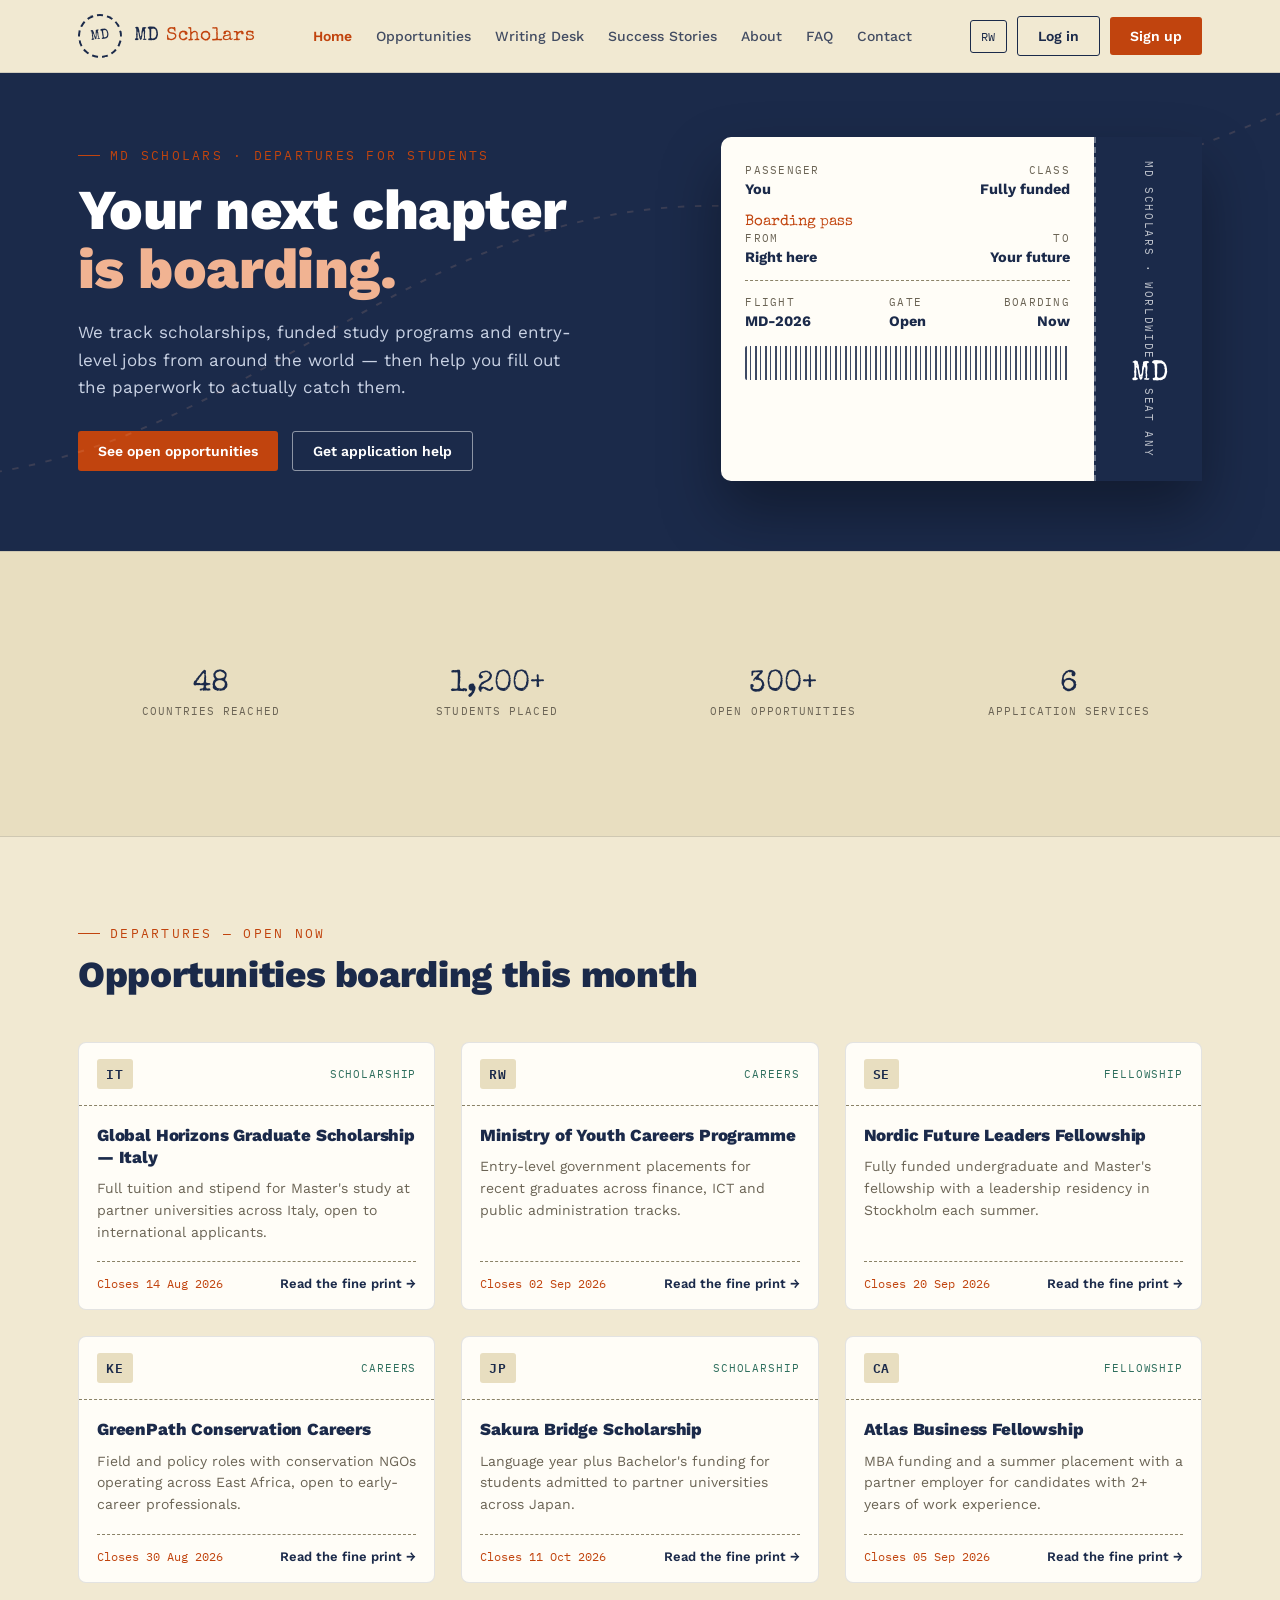
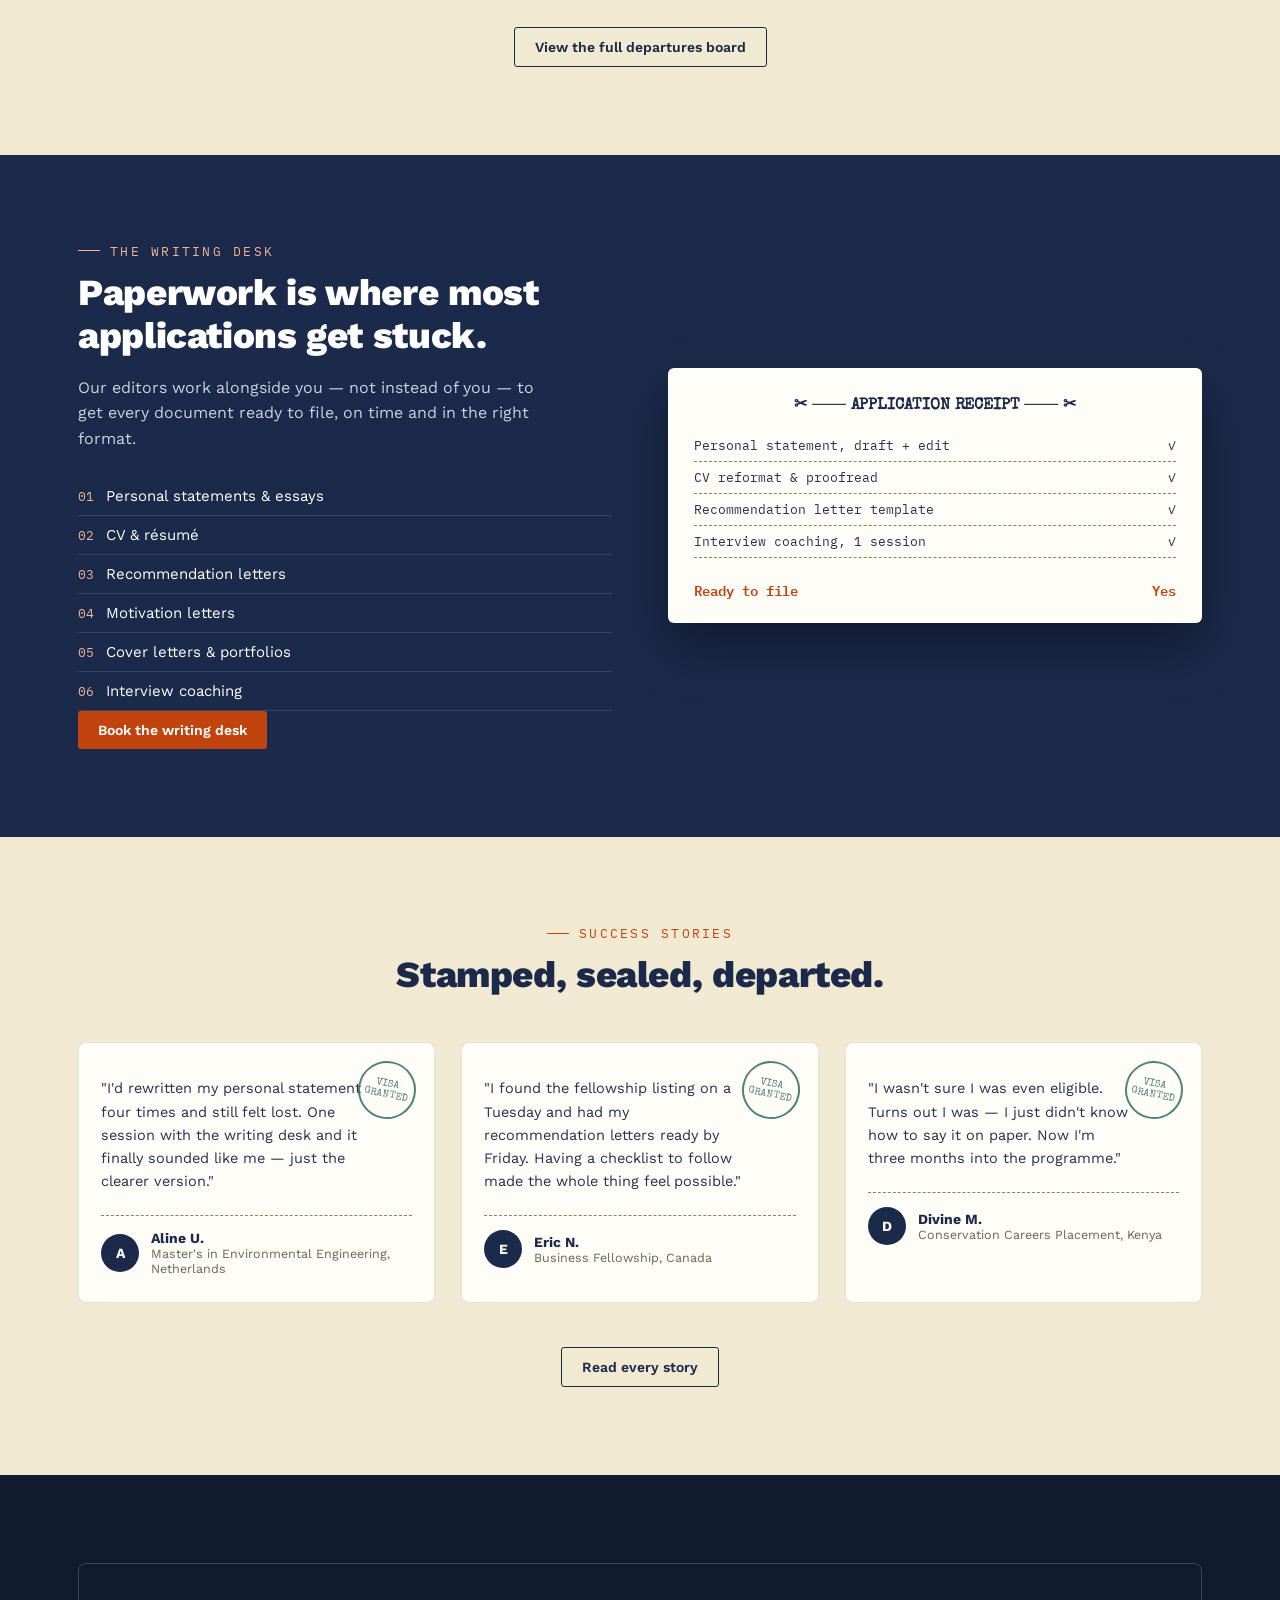
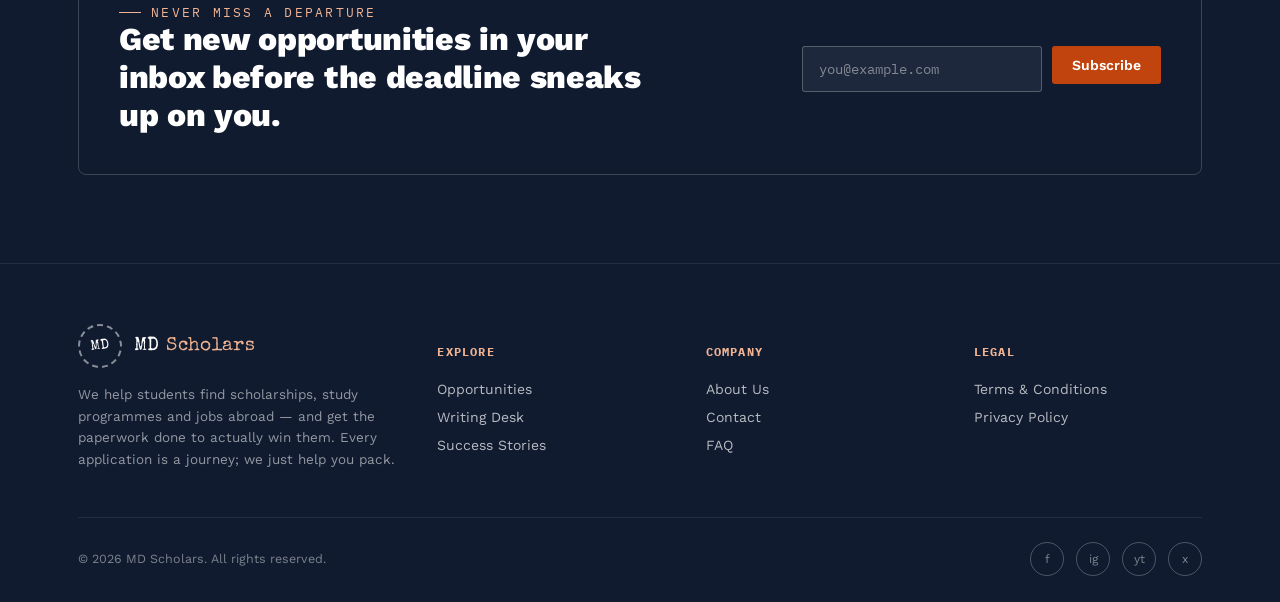
<file: index.html>
<!DOCTYPE html>
<html lang="en">
<head>
<meta charset="UTF-8">
<meta name="viewport" content="width=device-width, initial-scale=1.0">
<title>MD Scholars — Your next chapter is boarding</title>
<meta name="description" content="MD Scholars tracks scholarships, funded study programmes and jobs from around the world, and helps you get the paperwork done to win them.">
<link rel="icon" href="assets/images/favicon.svg" type="image/svg+xml">
<link rel="preconnect" href="https://fonts.googleapis.com">
<link rel="preconnect" href="https://fonts.gstatic.com" crossorigin>
<link href="https://fonts.googleapis.com/css2?family=Special+Elite&family=IBM+Plex+Mono:wght@400;500;600&family=Work+Sans:wght@400;500;600;700;800&display=swap" rel="stylesheet">
<link rel="stylesheet" href="css/styles.css">
</head>
<body>

<header class="site">
  <div class="nav">
    <div class="brand">
      <div class="postmark">MD</div>
      <div class="brand-name">MD <span>Scholars</span></div>
    </div>
    <nav class="links">
      <a href="index.html" class="active" data-i18n-en="Home" data-i18n-rw="Ahabanza">Home</a>
      <a href="opportunities.html" data-i18n-en="Opportunities" data-i18n-rw="Amahirwe">Opportunities</a>
      <a href="writing-desk.html" data-i18n-en="Writing Desk" data-i18n-rw="Ubufasha bwo Kwandika">Writing Desk</a>
      <a href="success-stories.html" data-i18n-en="Success Stories" data-i18n-rw="Inkuru z'Intsinzi">Success Stories</a>
      <a href="about.html" data-i18n-en="About" data-i18n-rw="Abo Turibo">About</a>
      <a href="faq.html" data-i18n-en="FAQ" data-i18n-rw="Ibibazo">FAQ</a>
      <a href="contact.html" data-i18n-en="Contact" data-i18n-rw="Twandikire">Contact</a>
    </nav>
    <div class="navbtns">
      <button class="lang-toggle" type="button" aria-label="Switch language"><span class="lang-label">RW</span></button>
      <span data-auth-slot style="display:flex; gap:10px; align-items:center;">
        <a class="btn btn-outline" href="login.html" data-i18n-en="Log in" data-i18n-rw="Injira">Log in</a>
        <a class="btn btn-solid" href="signup.html" data-i18n-en="Sign up" data-i18n-rw="Iyandikishe">Sign up</a>
      </span>
    </div>
    <button class="menu-toggle" aria-label="Menu" aria-expanded="false"><span></span><span></span><span></span></button>
  </div>
</header>

<section class="hero">
  <div class="flight-path" aria-hidden="true">
    <svg viewBox="0 0 1200 500" preserveAspectRatio="none"><path d="M-20,420 C 250,380 400,120 700,140 S 1150,60 1250,20" stroke="#F1B392" stroke-width="2" fill="none" stroke-dasharray="6 10"/></svg>
  </div>
  <div class="wrap">
    <div>
      <p class="eyebrow" data-i18n-en="MD SCHOLARS · DEPARTURES FOR STUDENTS" data-i18n-rw="MD SCHOLARS · URUGENDO RW'ABANYESHURI">MD SCHOLARS &nbsp;·&nbsp; DEPARTURES FOR STUDENTS</p>
      <h1><span data-i18n-en="Your next chapter" data-i18n-rw="Igice gikurikira">Your next chapter</span><br><em><span data-i18n-en="is boarding." data-i18n-rw="cyegereje kugenda.">is boarding.</span></em></h1>
      <p class="lead" data-i18n-en="We track scholarships, funded study programs and entry-level jobs from around the world — then help you fill out the paperwork to actually catch them." data-i18n-rw="Dukurikirana buruse, porogaramu z'amashuri zifashijwe n'imirimo y'intangiriro ku isi hose — hanyuma tukagufasha gutunganya inyandiko ukeneye kugira ngo ubone iyo mwanya.">We track scholarships, funded study programs and entry-level jobs from around the world — then help you fill out the paperwork to actually catch them.</p>
      <div class="ctas">
        <a href="opportunities.html" class="btn btn-solid" data-i18n-en="See open opportunities" data-i18n-rw="Reba amahirwe ahari">See open opportunities</a>
        <a href="writing-desk.html" class="btn btn-outline" data-i18n-en="Get application help" data-i18n-rw="Saba ubufasha">Get application help</a>
      </div>
    </div>
    <div class="ticket reveal">
      <div class="ticket-main">
        <div class="ticket-row">
          <div class="ticket-field"><div class="k">Passenger</div><div class="v">You</div></div>
          <div class="ticket-field" style="text-align:right"><div class="k">Class</div><div class="v">Fully funded</div></div>
        </div>
        <div class="ticket-title">Boarding pass</div>
        <div class="ticket-row" style="margin-bottom:6px;">
          <div class="ticket-field"><div class="k">From</div><div class="v">Right here</div></div>
          <div class="ticket-field" style="text-align:right"><div class="k">To</div><div class="v">Your future</div></div>
        </div>
        <hr>
        <div class="ticket-row">
          <div class="ticket-field"><div class="k">Flight</div><div class="v">MD‑2026</div></div>
          <div class="ticket-field"><div class="k">Gate</div><div class="v">Open</div></div>
          <div class="ticket-field" style="text-align:right"><div class="k">Boarding</div><div class="v">Now</div></div>
        </div>
        <div class="ticket-barcode" style="margin-top:16px;"></div>
      </div>
      <div class="ticket-stub">
        <div class="vert">MD SCHOLARS · WORLDWIDE</div>
        <div class="stub-code">MD</div>
        <div class="vert">SEAT ANY</div>
      </div>
    </div>
  </div>
</section>

<section class="stats">
  <div class="wrap">
    <div class="stat"><div class="num">48</div><div class="lbl" data-i18n-en="Countries reached" data-i18n-rw="Ibihugu twagezemo">Countries reached</div></div>
    <div class="stat"><div class="num">1,200+</div><div class="lbl" data-i18n-en="Students placed" data-i18n-rw="Abanyeshuri twashyize">Students placed</div></div>
    <div class="stat"><div class="num">300+</div><div class="lbl" data-i18n-en="Open opportunities" data-i18n-rw="Amahirwe ahari">Open opportunities</div></div>
    <div class="stat"><div class="num">6</div><div class="lbl" data-i18n-en="Application services" data-i18n-rw="Serivisi zo gusaba">Application services</div></div>
  </div>
</section>

<section id="opportunities">
  <div class="wrap">
    <div class="sec-head reveal">
      <p class="eyebrow" data-i18n-en="Departures — open now" data-i18n-rw="Ingendo — zitangiye ubu">Departures — open now</p>
      <h2 data-i18n-en="Opportunities boarding this month" data-i18n-rw="Amahirwe ateganijwe uku kwezi">Opportunities boarding this month</h2>
    </div>
    <div class="board" data-opp-grid data-limit="6"></div>
    <div class="board-cta reveal">
      <a href="opportunities.html" class="btn btn-outline" style="border-color:var(--ink)" data-i18n-en="View the full departures board" data-i18n-rw="Reba amahirwe yose">View the full departures board</a>
    </div>
  </div>
</section>

<section class="desk" id="writing-desk">
  <div class="wrap">
    <div>
      <p class="eyebrow on-dark">The writing desk</p>
      <h2>Paperwork is where most applications get stuck.</h2>
      <p class="lead">Our editors work alongside you — not instead of you — to get every document ready to file, on time and in the right format.</p>
      <ul class="service-list">
        <li><span class="n">01</span> Personal statements &amp; essays</li>
        <li><span class="n">02</span> CV &amp; résumé</li>
        <li><span class="n">03</span> Recommendation letters</li>
        <li><span class="n">04</span> Motivation letters</li>
        <li><span class="n">05</span> Cover letters &amp; portfolios</li>
        <li><span class="n">06</span> Interview coaching</li>
      </ul>
      <a href="writing-desk.html" class="btn btn-solid">Book the writing desk</a>
    </div>
    <div class="receipt reveal">
      <h4>✂ ─── APPLICATION RECEIPT ─── ✂</h4>
      <div class="line"><span>Personal statement, draft + edit</span><span>✓</span></div>
      <div class="line"><span>CV reformat &amp; proofread</span><span>✓</span></div>
      <div class="line"><span>Recommendation letter template</span><span>✓</span></div>
      <div class="line"><span>Interview coaching, 1 session</span><span>✓</span></div>
      <div class="total"><span>Ready to file</span><span>Yes</span></div>
    </div>
  </div>
</section>

<section class="stories" id="stories">
  <div class="wrap">
    <div class="sec-head center reveal">
      <p class="eyebrow center">Success stories</p>
      <h2>Stamped, sealed, departed.</h2>
    </div>
    <div class="story-grid" data-story-grid data-limit="3"></div>
    <div class="board-cta reveal">
      <a href="success-stories.html" class="btn btn-outline" style="border-color:var(--ink)">Read every story</a>
    </div>
  </div>
</section>

<section class="departures">
  <div class="wrap">
    <div class="board-frame reveal">
      <div>
        <p class="eyebrow on-dark">Never miss a departure</p>
        <h2>Get new opportunities in your inbox before the deadline sneaks up on you.</h2>
      </div>
      <div>
        <form class="subscribe js-newsletter" novalidate>
          <input type="email" placeholder="you@example.com" required>
          <button class="btn btn-solid" type="submit">Subscribe</button>
        </form>
        <div class="form-msg"></div>
      </div>
    </div>
  </div>
</section>

<footer id="about">
  <div class="wrap">
    <div class="foot-grid">
      <div class="foot-brand">
        <div class="brand">
          <div class="postmark">MD</div>
          <div class="brand-name">MD <span style="color:#F1B392;">Scholars</span></div>
        </div>
        <p>We help students find scholarships, study programmes and jobs abroad — and get the paperwork done to actually win them. Every application is a journey; we just help you pack.</p>
      </div>
      <div class="foot-col">
        <h5>Explore</h5>
        <a href="opportunities.html">Opportunities</a>
        <a href="writing-desk.html">Writing Desk</a>
        <a href="success-stories.html">Success Stories</a>
      </div>
      <div class="foot-col">
        <h5>Company</h5>
        <a href="about.html">About Us</a>
        <a href="contact.html">Contact</a>
        <a href="faq.html">FAQ</a>
      </div>
      <div class="foot-col">
        <h5>Legal</h5>
        <a href="terms.html">Terms &amp; Conditions</a>
        <a href="privacy.html">Privacy Policy</a>
      </div>
    </div>
    <div class="foot-bottom">
      <span>© <span data-year>2026</span> MD Scholars. All rights reserved.</span>
      <div class="socials" aria-label="Social links">
        <a href="#" aria-label="Facebook">f</a>
        <a href="#" aria-label="Instagram">ig</a>
        <a href="#" aria-label="YouTube">yt</a>
        <a href="#" aria-label="X">x</a>
      </div>
    </div>
  </div>
</footer>

<script src="js/data.js"></script>
<script src="js/main.js"></script>
</body>
</html>
</file>
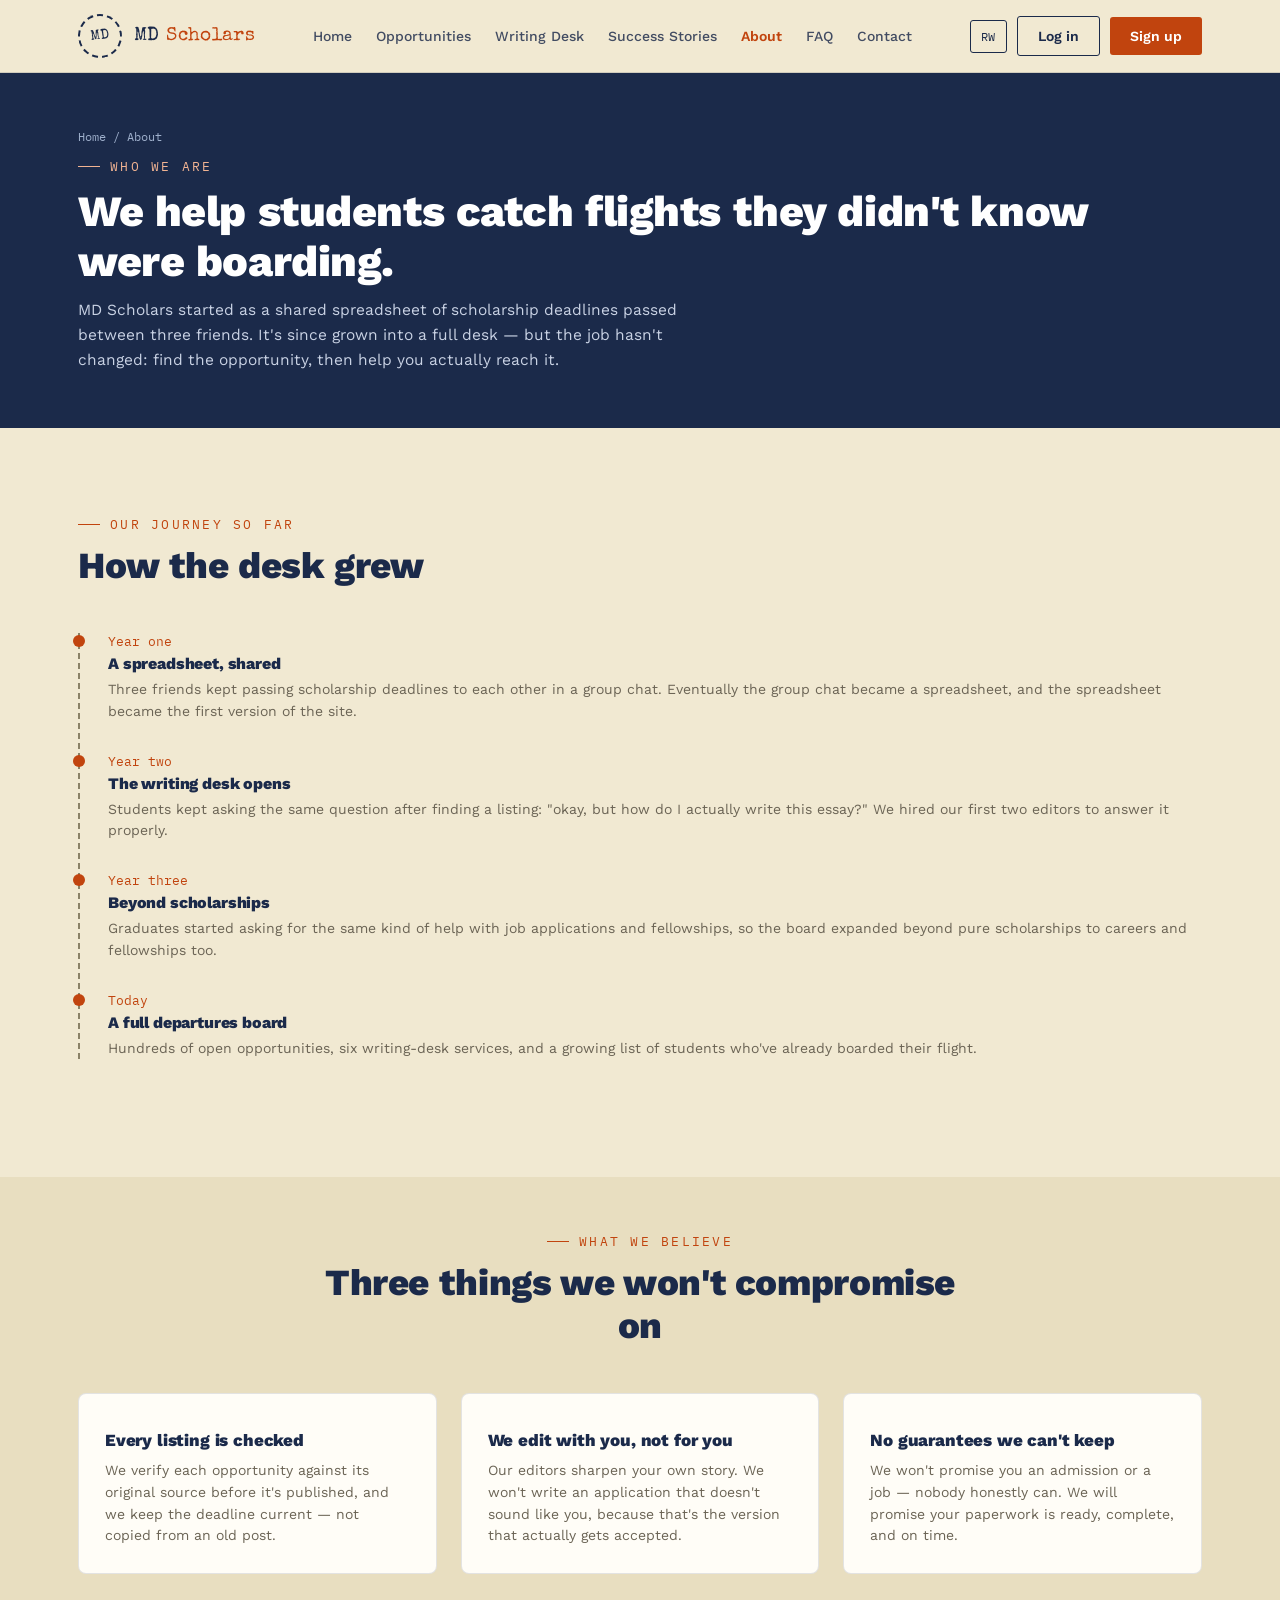
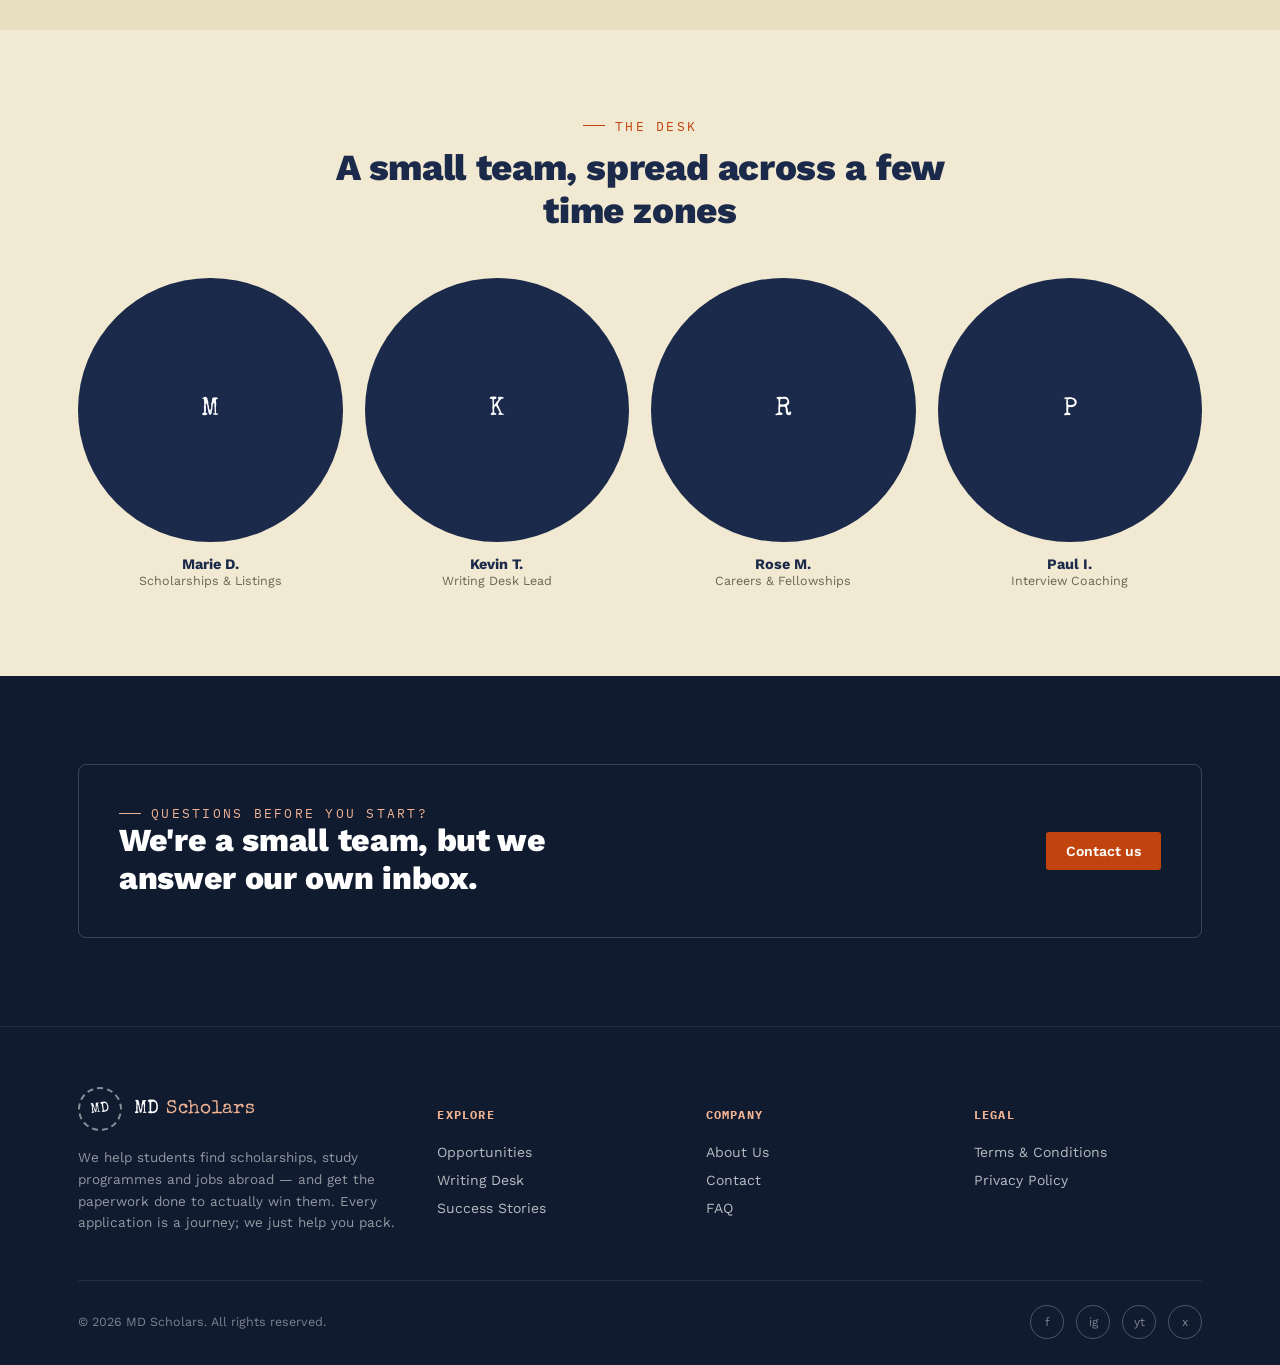
<file: about.html>
<!DOCTYPE html>
<html lang="en">
<head>
<meta charset="UTF-8">
<meta name="viewport" content="width=device-width, initial-scale=1.0">
<title>About Us — MD Scholars</title>
<meta name="description" content="MD Scholars helps students find scholarships, funded study programmes and jobs abroad, and get the paperwork done to win them.">
<link rel="icon" href="assets/images/favicon.svg" type="image/svg+xml">
<link rel="preconnect" href="https://fonts.googleapis.com">
<link rel="preconnect" href="https://fonts.gstatic.com" crossorigin>
<link href="https://fonts.googleapis.com/css2?family=Special+Elite&family=IBM+Plex+Mono:wght@400;500;600&family=Work+Sans:wght@400;500;600;700;800&display=swap" rel="stylesheet">
<link rel="stylesheet" href="css/styles.css">
</head>
<body>

<header class="site">
  <div class="nav">
    <div class="brand">
      <div class="postmark">MD</div>
      <div class="brand-name">MD <span>Scholars</span></div>
    </div>
    <nav class="links">
      <a href="index.html" data-i18n-en="Home" data-i18n-rw="Ahabanza">Home</a>
      <a href="opportunities.html" data-i18n-en="Opportunities" data-i18n-rw="Amahirwe">Opportunities</a>
      <a href="writing-desk.html" data-i18n-en="Writing Desk" data-i18n-rw="Ubufasha bwo Kwandika">Writing Desk</a>
      <a href="success-stories.html" data-i18n-en="Success Stories" data-i18n-rw="Inkuru z'Intsinzi">Success Stories</a>
      <a href="about.html" class="active" data-i18n-en="About" data-i18n-rw="Abo Turibo">About</a>
      <a href="faq.html" data-i18n-en="FAQ" data-i18n-rw="Ibibazo">FAQ</a>
      <a href="contact.html" data-i18n-en="Contact" data-i18n-rw="Twandikire">Contact</a>
    </nav>
    <div class="navbtns">
      <button class="lang-toggle" type="button" aria-label="Switch language"><span class="lang-label">RW</span></button>
      <span data-auth-slot style="display:flex; gap:10px; align-items:center;">
        <a class="btn btn-outline" href="login.html" data-i18n-en="Log in" data-i18n-rw="Injira">Log in</a>
        <a class="btn btn-solid" href="signup.html" data-i18n-en="Sign up" data-i18n-rw="Iyandikishe">Sign up</a>
      </span>
    </div>
    <button class="menu-toggle" aria-label="Menu" aria-expanded="false"><span></span><span></span><span></span></button>
  </div>
</header>

<section class="page-hero">
  <div class="wrap">
    <p class="breadcrumb"><a href="index.html">Home</a> / About</p>
    <p class="eyebrow on-dark">Who we are</p>
    <h1>We help students catch flights they didn't know were boarding.</h1>
    <p class="lead">MD Scholars started as a shared spreadsheet of scholarship deadlines passed between three friends. It's since grown into a full desk — but the job hasn't changed: find the opportunity, then help you actually reach it.</p>
  </div>
</section>

<section>
  <div class="wrap">
    <div class="sec-head reveal">
      <p class="eyebrow">Our journey so far</p>
      <h2>How the desk grew</h2>
    </div>
    <div class="timeline">
      <div class="tl-item reveal">
        <div class="tl-year">Year one</div>
        <h3>A spreadsheet, shared</h3>
        <p>Three friends kept passing scholarship deadlines to each other in a group chat. Eventually the group chat became a spreadsheet, and the spreadsheet became the first version of the site.</p>
      </div>
      <div class="tl-item reveal">
        <div class="tl-year">Year two</div>
        <h3>The writing desk opens</h3>
        <p>Students kept asking the same question after finding a listing: "okay, but how do I actually write this essay?" We hired our first two editors to answer it properly.</p>
      </div>
      <div class="tl-item reveal">
        <div class="tl-year">Year three</div>
        <h3>Beyond scholarships</h3>
        <p>Graduates started asking for the same kind of help with job applications and fellowships, so the board expanded beyond pure scholarships to careers and fellowships too.</p>
      </div>
      <div class="tl-item reveal">
        <div class="tl-year">Today</div>
        <h3>A full departures board</h3>
        <p>Hundreds of open opportunities, six writing-desk services, and a growing list of students who've already boarded their flight.</p>
      </div>
    </div>
  </div>
</section>

<section class="tight" style="background:var(--paper-2);">
  <div class="wrap">
    <div class="sec-head center reveal">
      <p class="eyebrow center">What we believe</p>
      <h2>Three things we won't compromise on</h2>
    </div>
    <div class="service-grid">
      <div class="service-card reveal"><h3>Every listing is checked</h3><p>We verify each opportunity against its original source before it's published, and we keep the deadline current — not copied from an old post.</p></div>
      <div class="service-card reveal"><h3>We edit with you, not for you</h3><p>Our editors sharpen your own story. We won't write an application that doesn't sound like you, because that's the version that actually gets accepted.</p></div>
      <div class="service-card reveal"><h3>No guarantees we can't keep</h3><p>We won't promise you an admission or a job — nobody honestly can. We will promise your paperwork is ready, complete, and on time.</p></div>
    </div>
  </div>
</section>

<section>
  <div class="wrap">
    <div class="sec-head center reveal">
      <p class="eyebrow center">The desk</p>
      <h2>A small team, spread across a few time zones</h2>
    </div>
    <div class="crew-grid">
      <div class="crew-card reveal"><div class="crew-photo">M</div><div class="crew-name">Marie D.</div><div class="crew-role">Scholarships &amp; Listings</div></div>
      <div class="crew-card reveal"><div class="crew-photo">K</div><div class="crew-name">Kevin T.</div><div class="crew-role">Writing Desk Lead</div></div>
      <div class="crew-card reveal"><div class="crew-photo">R</div><div class="crew-name">Rose M.</div><div class="crew-role">Careers &amp; Fellowships</div></div>
      <div class="crew-card reveal"><div class="crew-photo">P</div><div class="crew-name">Paul I.</div><div class="crew-role">Interview Coaching</div></div>
    </div>
  </div>
</section>

<section class="departures">
  <div class="wrap">
    <div class="board-frame reveal">
      <div>
        <p class="eyebrow on-dark">Questions before you start?</p>
        <h2>We're a small team, but we answer our own inbox.</h2>
      </div>
      <a href="contact.html" class="btn btn-solid">Contact us</a>
    </div>
  </div>
</section>

<footer>
  <div class="wrap">
    <div class="foot-grid">
      <div class="foot-brand">
        <div class="brand">
          <div class="postmark">MD</div>
          <div class="brand-name">MD <span style="color:#F1B392;">Scholars</span></div>
        </div>
        <p>We help students find scholarships, study programmes and jobs abroad — and get the paperwork done to actually win them. Every application is a journey; we just help you pack.</p>
      </div>
      <div class="foot-col">
        <h5>Explore</h5>
        <a href="opportunities.html">Opportunities</a>
        <a href="writing-desk.html">Writing Desk</a>
        <a href="success-stories.html">Success Stories</a>
      </div>
      <div class="foot-col">
        <h5>Company</h5>
        <a href="about.html">About Us</a>
        <a href="contact.html">Contact</a>
        <a href="faq.html">FAQ</a>
      </div>
      <div class="foot-col">
        <h5>Legal</h5>
        <a href="terms.html">Terms &amp; Conditions</a>
        <a href="privacy.html">Privacy Policy</a>
      </div>
    </div>
    <div class="foot-bottom">
      <span>© <span data-year>2026</span> MD Scholars. All rights reserved.</span>
      <div class="socials" aria-label="Social links">
        <a href="#" aria-label="Facebook">f</a>
        <a href="#" aria-label="Instagram">ig</a>
        <a href="#" aria-label="YouTube">yt</a>
        <a href="#" aria-label="X">x</a>
      </div>
    </div>
  </div>
</footer>

<script src="js/data.js"></script>
<script src="js/main.js"></script>
</body>
</html>
</file>
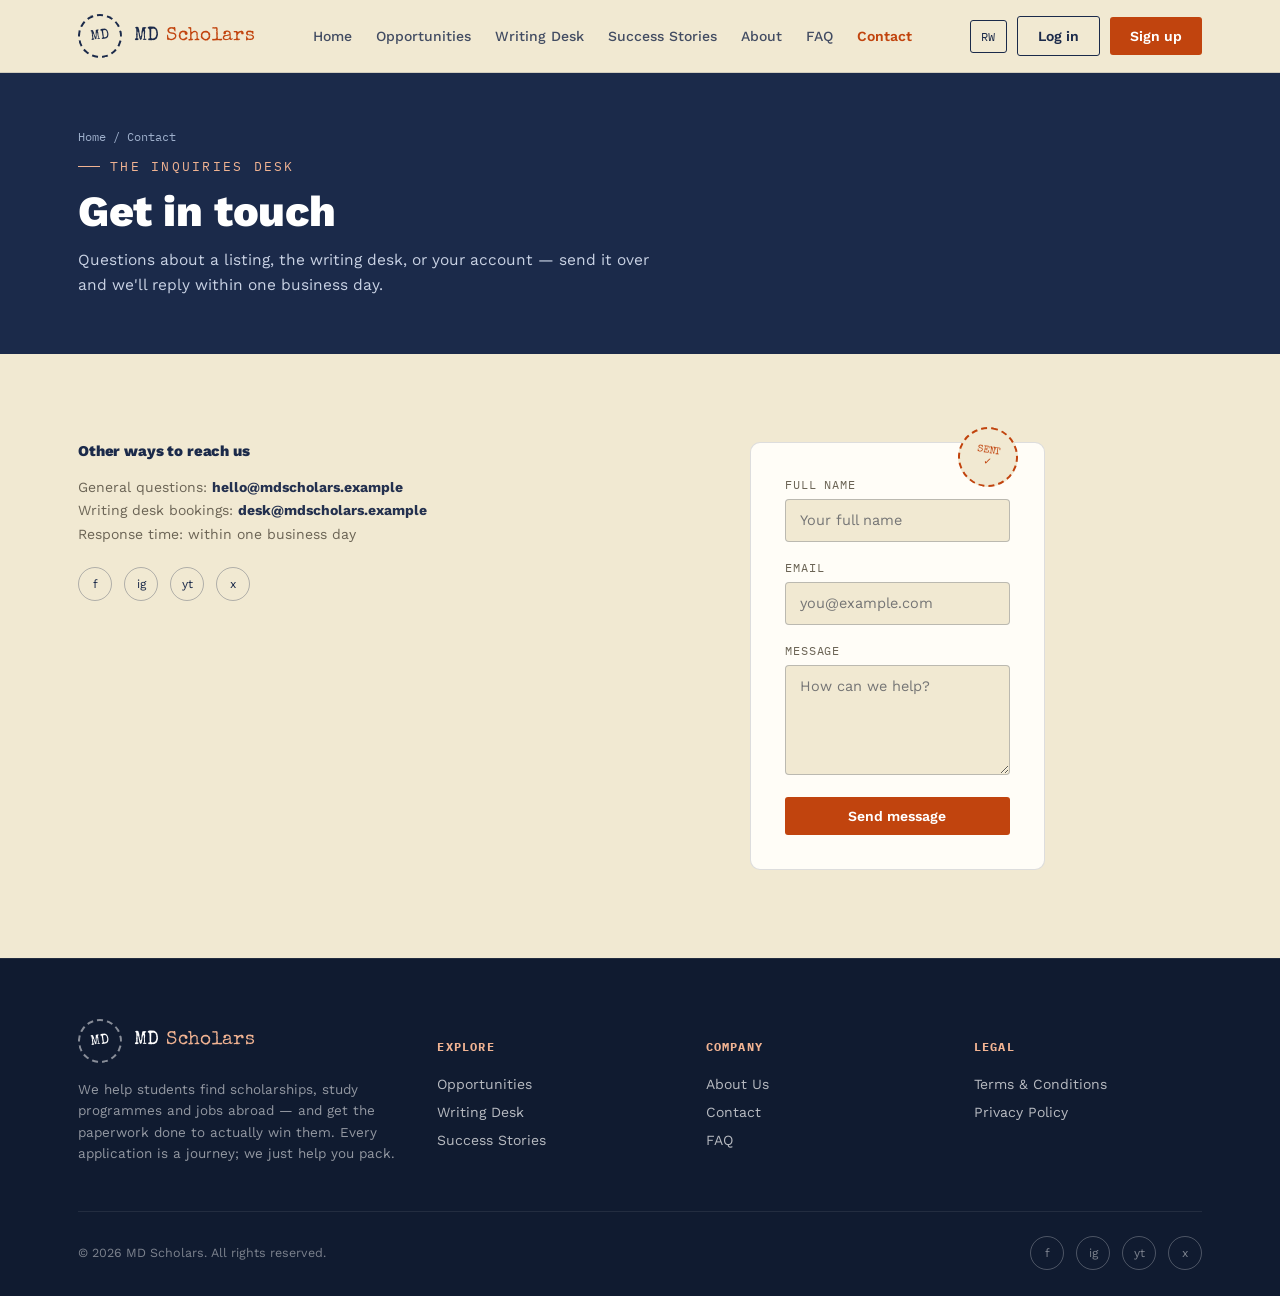
<file: contact.html>
<!DOCTYPE html>
<html lang="en">
<head>
<meta charset="UTF-8">
<meta name="viewport" content="width=device-width, initial-scale=1.0">
<title>Contact Us — MD Scholars</title>
<meta name="description" content="Get in touch with the MD Scholars team — questions about listings, the writing desk, or anything else.">
<link rel="icon" href="assets/images/favicon.svg" type="image/svg+xml">
<link rel="preconnect" href="https://fonts.googleapis.com">
<link rel="preconnect" href="https://fonts.gstatic.com" crossorigin>
<link href="https://fonts.googleapis.com/css2?family=Special+Elite&family=IBM+Plex+Mono:wght@400;500;600&family=Work+Sans:wght@400;500;600;700;800&display=swap" rel="stylesheet">
<link rel="stylesheet" href="css/styles.css">
</head>
<body>

<header class="site">
  <div class="nav">
    <div class="brand">
      <div class="postmark">MD</div>
      <div class="brand-name">MD <span>Scholars</span></div>
    </div>
    <nav class="links">
      <a href="index.html" data-i18n-en="Home" data-i18n-rw="Ahabanza">Home</a>
      <a href="opportunities.html" data-i18n-en="Opportunities" data-i18n-rw="Amahirwe">Opportunities</a>
      <a href="writing-desk.html" data-i18n-en="Writing Desk" data-i18n-rw="Ubufasha bwo Kwandika">Writing Desk</a>
      <a href="success-stories.html" data-i18n-en="Success Stories" data-i18n-rw="Inkuru z'Intsinzi">Success Stories</a>
      <a href="about.html" data-i18n-en="About" data-i18n-rw="Abo Turibo">About</a>
      <a href="faq.html" data-i18n-en="FAQ" data-i18n-rw="Ibibazo">FAQ</a>
      <a href="contact.html" class="active" data-i18n-en="Contact" data-i18n-rw="Twandikire">Contact</a>
    </nav>
    <div class="navbtns">
      <button class="lang-toggle" type="button" aria-label="Switch language"><span class="lang-label">RW</span></button>
      <span data-auth-slot style="display:flex; gap:10px; align-items:center;">
        <a class="btn btn-outline" href="login.html" data-i18n-en="Log in" data-i18n-rw="Injira">Log in</a>
        <a class="btn btn-solid" href="signup.html" data-i18n-en="Sign up" data-i18n-rw="Iyandikishe">Sign up</a>
      </span>
    </div>
    <button class="menu-toggle" aria-label="Menu" aria-expanded="false"><span></span><span></span><span></span></button>
  </div>
</header>

<section class="page-hero">
  <div class="wrap">
    <p class="breadcrumb"><a href="index.html">Home</a> / Contact</p>
    <p class="eyebrow on-dark">The inquiries desk</p>
    <h1>Get in touch</h1>
    <p class="lead">Questions about a listing, the writing desk, or your account — send it over and we'll reply within one business day.</p>
  </div>
</section>

<section>
  <div class="wrap">
    <div style="display:grid; grid-template-columns: 1fr 1.3fr; gap:46px; align-items:flex-start;">
      <div class="reveal">
        <h3 style="font-size:15px; color:var(--ink); margin-bottom:16px;">Other ways to reach us</h3>
        <p style="font-size:14px; color:var(--muted); line-height:1.7; margin-bottom:20px;">
          General questions: <strong style="color:var(--ink-text);">hello@mdscholars.example</strong><br>
          Writing desk bookings: <strong style="color:var(--ink-text);">desk@mdscholars.example</strong><br>
          Response time: within one business day
        </p>
        <div class="socials" aria-label="Social links">
          <a href="#" aria-label="Facebook" style="border-color:rgba(27,42,74,0.3); color:var(--ink);">f</a>
          <a href="#" aria-label="Instagram" style="border-color:rgba(27,42,74,0.3); color:var(--ink);">ig</a>
          <a href="#" aria-label="YouTube" style="border-color:rgba(27,42,74,0.3); color:var(--ink);">yt</a>
          <a href="#" aria-label="X" style="border-color:rgba(27,42,74,0.3); color:var(--ink);">x</a>
        </div>
      </div>
      <div class="form-card reveal" style="max-width:none;">
        <div class="stamp-corner">SENT<br>✓</div>
        <form id="contact-form" novalidate>
          <div class="field">
            <label for="c-name">Full name</label>
            <input id="c-name" name="name" type="text" placeholder="Your full name">
          </div>
          <div class="field">
            <label for="c-email">Email</label>
            <input id="c-email" name="email" type="email" placeholder="you@example.com">
          </div>
          <div class="field">
            <label for="c-message">Message</label>
            <textarea id="c-message" name="message" placeholder="How can we help?"></textarea>
          </div>
          <button class="btn btn-solid btn-block" type="submit">Send message</button>
        </form>
      </div>
    </div>
  </div>
</section>

<footer>
  <div class="wrap">
    <div class="foot-grid">
      <div class="foot-brand">
        <div class="brand">
          <div class="postmark">MD</div>
          <div class="brand-name">MD <span style="color:#F1B392;">Scholars</span></div>
        </div>
        <p>We help students find scholarships, study programmes and jobs abroad — and get the paperwork done to actually win them. Every application is a journey; we just help you pack.</p>
      </div>
      <div class="foot-col">
        <h5>Explore</h5>
        <a href="opportunities.html">Opportunities</a>
        <a href="writing-desk.html">Writing Desk</a>
        <a href="success-stories.html">Success Stories</a>
      </div>
      <div class="foot-col">
        <h5>Company</h5>
        <a href="about.html">About Us</a>
        <a href="contact.html">Contact</a>
        <a href="faq.html">FAQ</a>
      </div>
      <div class="foot-col">
        <h5>Legal</h5>
        <a href="terms.html">Terms &amp; Conditions</a>
        <a href="privacy.html">Privacy Policy</a>
      </div>
    </div>
    <div class="foot-bottom">
      <span>© <span data-year>2026</span> MD Scholars. All rights reserved.</span>
      <div class="socials" aria-label="Social links">
        <a href="#" aria-label="Facebook">f</a>
        <a href="#" aria-label="Instagram">ig</a>
        <a href="#" aria-label="YouTube">yt</a>
        <a href="#" aria-label="X">x</a>
      </div>
    </div>
  </div>
</footer>

<script src="js/data.js"></script>
<script src="js/main.js"></script>
</body>
</html>
</file>
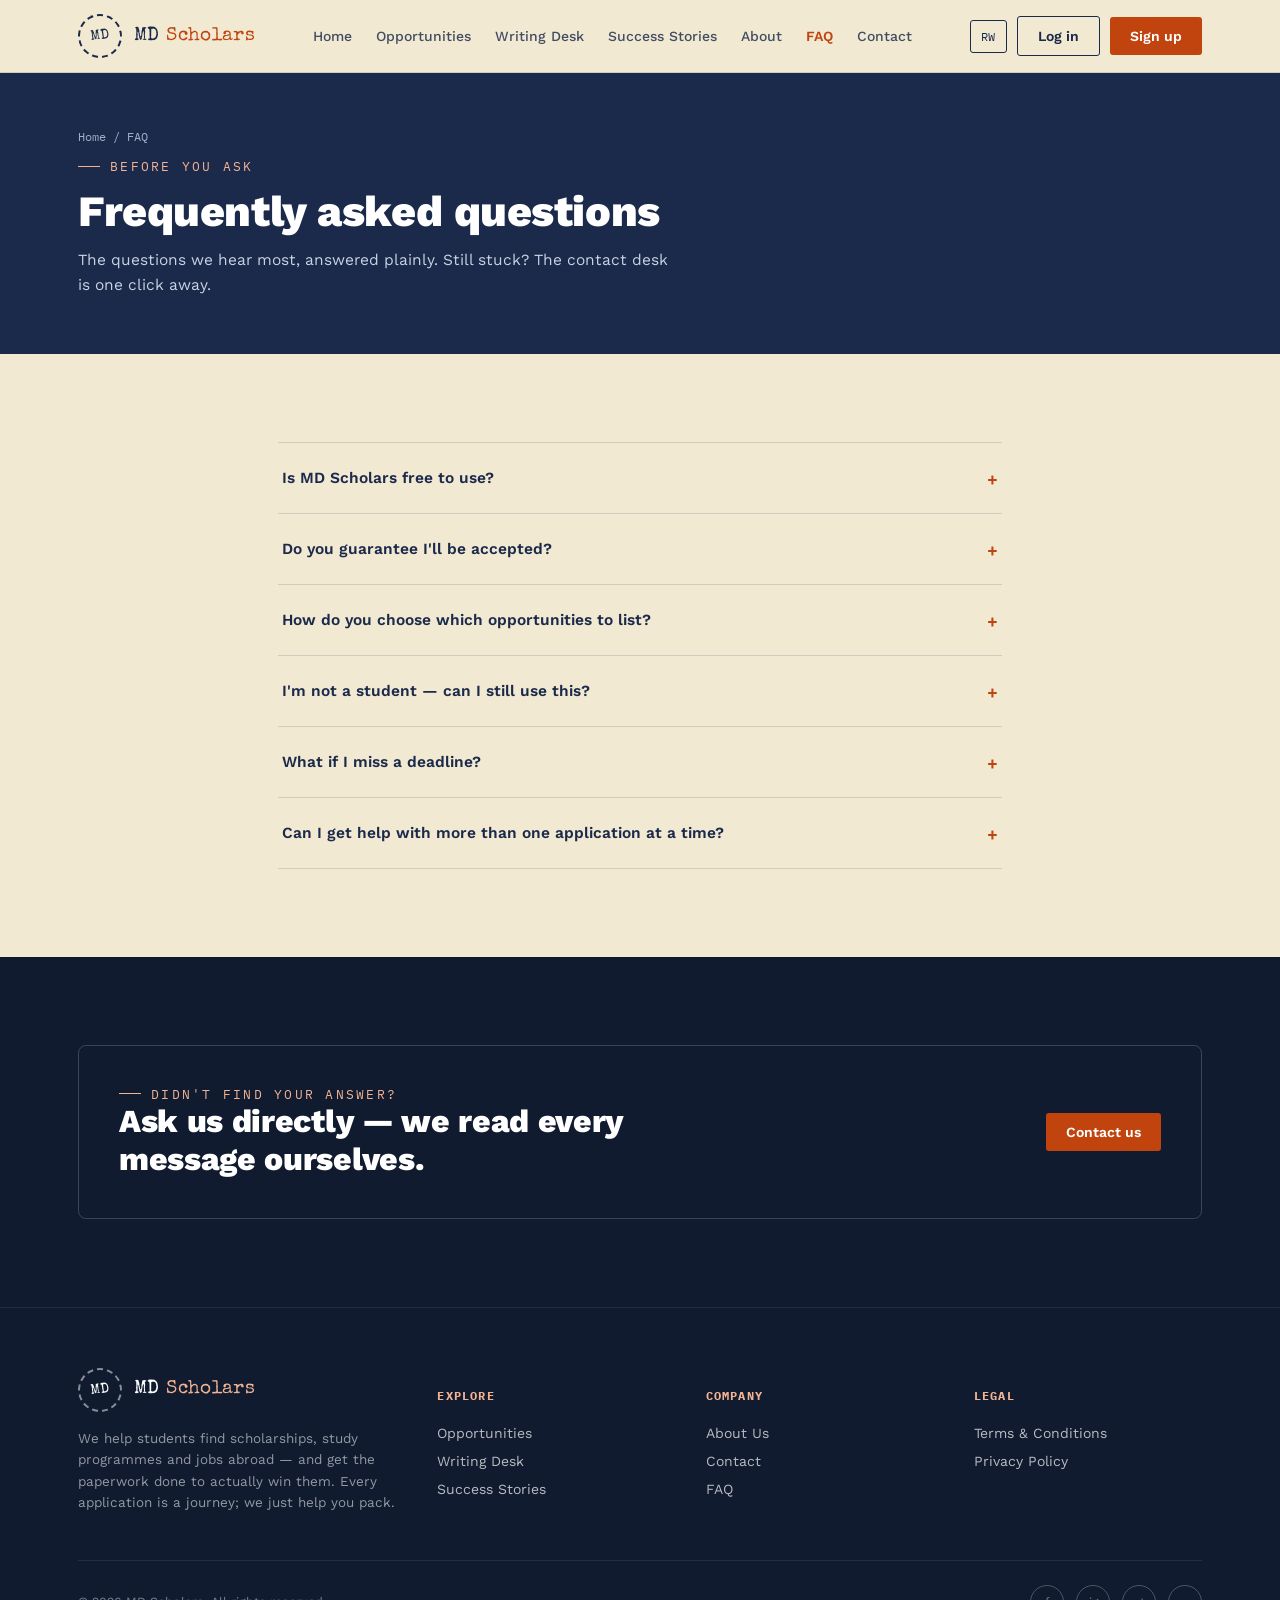
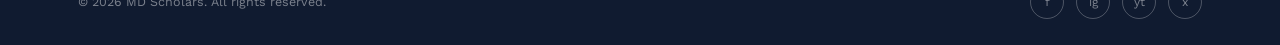
<file: faq.html>
<!DOCTYPE html>
<html lang="en">
<head>
<meta charset="UTF-8">
<meta name="viewport" content="width=device-width, initial-scale=1.0">
<title>FAQ — MD Scholars</title>
<meta name="description" content="Answers to common questions about how MD Scholars works, what it costs, and how to get help with your application.">
<link rel="icon" href="assets/images/favicon.svg" type="image/svg+xml">
<link rel="preconnect" href="https://fonts.googleapis.com">
<link rel="preconnect" href="https://fonts.gstatic.com" crossorigin>
<link href="https://fonts.googleapis.com/css2?family=Special+Elite&family=IBM+Plex+Mono:wght@400;500;600&family=Work+Sans:wght@400;500;600;700;800&display=swap" rel="stylesheet">
<link rel="stylesheet" href="css/styles.css">
</head>
<body>

<header class="site">
  <div class="nav">
    <div class="brand">
      <div class="postmark">MD</div>
      <div class="brand-name">MD <span>Scholars</span></div>
    </div>
    <nav class="links">
      <a href="index.html" data-i18n-en="Home" data-i18n-rw="Ahabanza">Home</a>
      <a href="opportunities.html" data-i18n-en="Opportunities" data-i18n-rw="Amahirwe">Opportunities</a>
      <a href="writing-desk.html" data-i18n-en="Writing Desk" data-i18n-rw="Ubufasha bwo Kwandika">Writing Desk</a>
      <a href="success-stories.html" data-i18n-en="Success Stories" data-i18n-rw="Inkuru z'Intsinzi">Success Stories</a>
      <a href="about.html" data-i18n-en="About" data-i18n-rw="Abo Turibo">About</a>
      <a href="faq.html" class="active" data-i18n-en="FAQ" data-i18n-rw="Ibibazo">FAQ</a>
      <a href="contact.html" data-i18n-en="Contact" data-i18n-rw="Twandikire">Contact</a>
    </nav>
    <div class="navbtns">
      <button class="lang-toggle" type="button" aria-label="Switch language"><span class="lang-label">RW</span></button>
      <span data-auth-slot style="display:flex; gap:10px; align-items:center;">
        <a class="btn btn-outline" href="login.html" data-i18n-en="Log in" data-i18n-rw="Injira">Log in</a>
        <a class="btn btn-solid" href="signup.html" data-i18n-en="Sign up" data-i18n-rw="Iyandikishe">Sign up</a>
      </span>
    </div>
    <button class="menu-toggle" aria-label="Menu" aria-expanded="false"><span></span><span></span><span></span></button>
  </div>
</header>

<section class="page-hero">
  <div class="wrap">
    <p class="breadcrumb"><a href="index.html">Home</a> / FAQ</p>
    <p class="eyebrow on-dark">Before you ask</p>
    <h1>Frequently asked questions</h1>
    <p class="lead">The questions we hear most, answered plainly. Still stuck? The contact desk is one click away.</p>
  </div>
</section>

<section>
  <div class="wrap-narrow">
    <div class="accordion" id="faq-list"></div>
  </div>
</section>

<section class="departures">
  <div class="wrap">
    <div class="board-frame reveal">
      <div>
        <p class="eyebrow on-dark">Didn't find your answer?</p>
        <h2>Ask us directly — we read every message ourselves.</h2>
      </div>
      <a href="contact.html" class="btn btn-solid">Contact us</a>
    </div>
  </div>
</section>

<footer>
  <div class="wrap">
    <div class="foot-grid">
      <div class="foot-brand">
        <div class="brand">
          <div class="postmark">MD</div>
          <div class="brand-name">MD <span style="color:#F1B392;">Scholars</span></div>
        </div>
        <p>We help students find scholarships, study programmes and jobs abroad — and get the paperwork done to actually win them. Every application is a journey; we just help you pack.</p>
      </div>
      <div class="foot-col">
        <h5>Explore</h5>
        <a href="opportunities.html">Opportunities</a>
        <a href="writing-desk.html">Writing Desk</a>
        <a href="success-stories.html">Success Stories</a>
      </div>
      <div class="foot-col">
        <h5>Company</h5>
        <a href="about.html">About Us</a>
        <a href="contact.html">Contact</a>
        <a href="faq.html">FAQ</a>
      </div>
      <div class="foot-col">
        <h5>Legal</h5>
        <a href="terms.html">Terms &amp; Conditions</a>
        <a href="privacy.html">Privacy Policy</a>
      </div>
    </div>
    <div class="foot-bottom">
      <span>© <span data-year>2026</span> MD Scholars. All rights reserved.</span>
      <div class="socials" aria-label="Social links">
        <a href="#" aria-label="Facebook">f</a>
        <a href="#" aria-label="Instagram">ig</a>
        <a href="#" aria-label="YouTube">yt</a>
        <a href="#" aria-label="X">x</a>
      </div>
    </div>
  </div>
</footer>

<script src="js/data.js"></script>
<script src="js/main.js"></script>
</body>
</html>
</file>
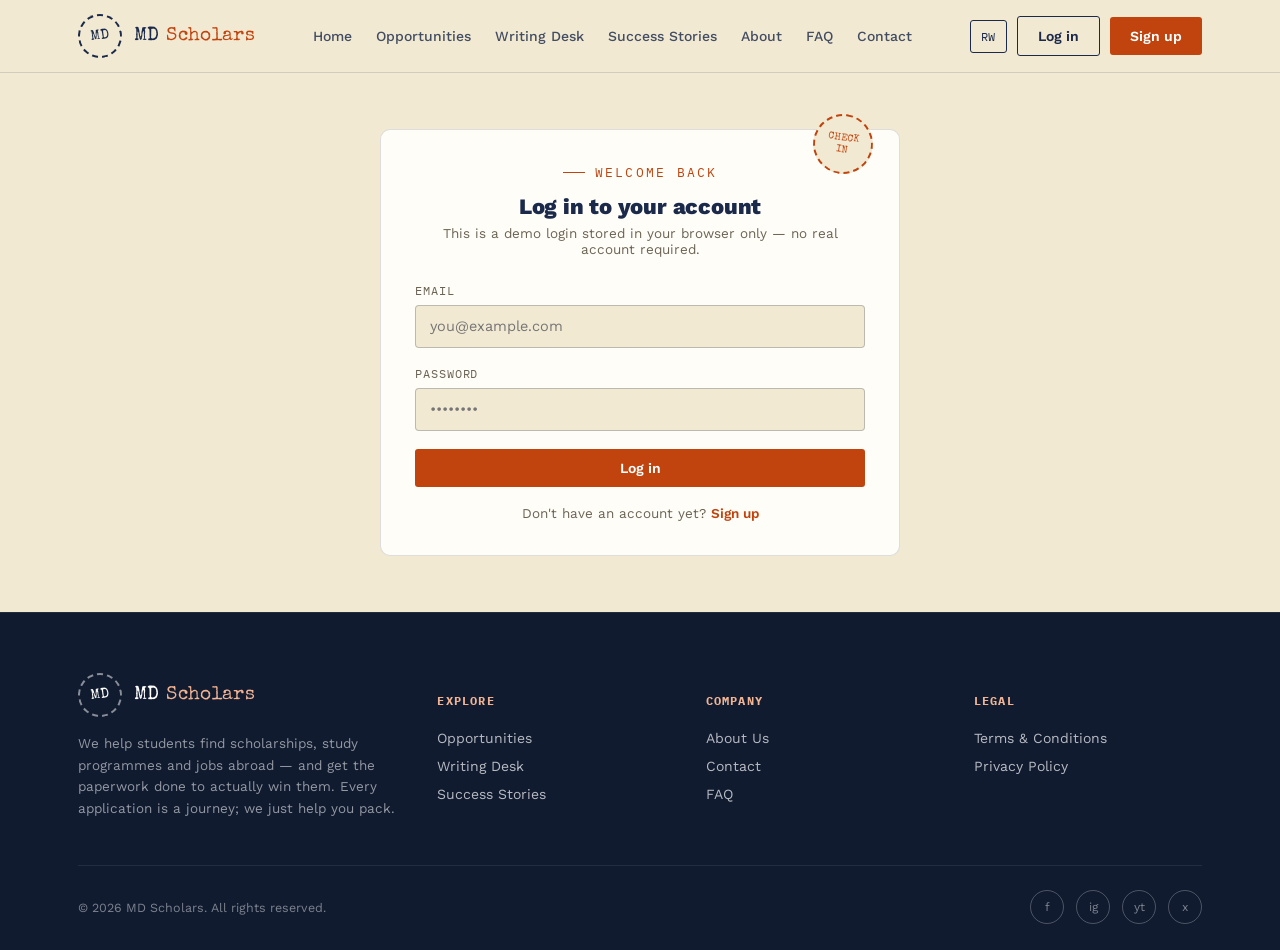
<file: login.html>
<!DOCTYPE html>
<html lang="en">
<head>
<meta charset="UTF-8">
<meta name="viewport" content="width=device-width, initial-scale=1.0">
<title>Log In — MD Scholars</title>
<meta name="description" content="Log in to your MD Scholars account.">
<link rel="icon" href="assets/images/favicon.svg" type="image/svg+xml">
<link rel="preconnect" href="https://fonts.googleapis.com">
<link rel="preconnect" href="https://fonts.gstatic.com" crossorigin>
<link href="https://fonts.googleapis.com/css2?family=Special+Elite&family=IBM+Plex+Mono:wght@400;500;600&family=Work+Sans:wght@400;500;600;700;800&display=swap" rel="stylesheet">
<link rel="stylesheet" href="css/styles.css">
</head>
<body>

<header class="site">
  <div class="nav">
    <div class="brand">
      <div class="postmark">MD</div>
      <div class="brand-name">MD <span>Scholars</span></div>
    </div>
    <nav class="links">
      <a href="index.html" data-i18n-en="Home" data-i18n-rw="Ahabanza">Home</a>
      <a href="opportunities.html" data-i18n-en="Opportunities" data-i18n-rw="Amahirwe">Opportunities</a>
      <a href="writing-desk.html" data-i18n-en="Writing Desk" data-i18n-rw="Ubufasha bwo Kwandika">Writing Desk</a>
      <a href="success-stories.html" data-i18n-en="Success Stories" data-i18n-rw="Inkuru z'Intsinzi">Success Stories</a>
      <a href="about.html" data-i18n-en="About" data-i18n-rw="Abo Turibo">About</a>
      <a href="faq.html" data-i18n-en="FAQ" data-i18n-rw="Ibibazo">FAQ</a>
      <a href="contact.html" data-i18n-en="Contact" data-i18n-rw="Twandikire">Contact</a>
    </nav>
    <div class="navbtns">
      <button class="lang-toggle" type="button" aria-label="Switch language"><span class="lang-label">RW</span></button>
      <span data-auth-slot style="display:flex; gap:10px; align-items:center;">
        <a class="btn btn-outline" href="login.html" data-i18n-en="Log in" data-i18n-rw="Injira">Log in</a>
        <a class="btn btn-solid" href="signup.html" data-i18n-en="Sign up" data-i18n-rw="Iyandikishe">Sign up</a>
      </span>
    </div>
    <button class="menu-toggle" aria-label="Menu" aria-expanded="false"><span></span><span></span><span></span></button>
  </div>
</header>

<section class="tight" style="padding-top:56px;">
  <div class="wrap">
    <div class="form-card reveal">
      <div class="stamp-corner">CHECK<br>IN</div>
      <p class="eyebrow center" style="justify-content:center; margin-bottom:14px;">Welcome back</p>
      <h1 style="text-align:center; font-size:22px; color:var(--ink); margin-bottom:6px;">Log in to your account</h1>
      <p style="text-align:center; font-size:13.5px; color:var(--muted); margin-bottom:26px;">This is a demo login stored in your browser only — no real account required.</p>
      <form id="login-form" novalidate>
        <div class="field">
          <label for="l-email">Email</label>
          <input id="l-email" name="email" type="email" placeholder="you@example.com">
        </div>
        <div class="field">
          <label for="l-password">Password</label>
          <input id="l-password" name="password" type="password" placeholder="••••••••">
        </div>
        <button class="btn btn-solid btn-block" type="submit">Log in</button>
        <div class="form-msg"></div>
      </form>
      <p class="form-foot-link">Don't have an account yet? <a href="signup.html">Sign up</a></p>
    </div>
  </div>
</section>

<footer>
  <div class="wrap">
    <div class="foot-grid">
      <div class="foot-brand">
        <div class="brand">
          <div class="postmark">MD</div>
          <div class="brand-name">MD <span style="color:#F1B392;">Scholars</span></div>
        </div>
        <p>We help students find scholarships, study programmes and jobs abroad — and get the paperwork done to actually win them. Every application is a journey; we just help you pack.</p>
      </div>
      <div class="foot-col">
        <h5>Explore</h5>
        <a href="opportunities.html">Opportunities</a>
        <a href="writing-desk.html">Writing Desk</a>
        <a href="success-stories.html">Success Stories</a>
      </div>
      <div class="foot-col">
        <h5>Company</h5>
        <a href="about.html">About Us</a>
        <a href="contact.html">Contact</a>
        <a href="faq.html">FAQ</a>
      </div>
      <div class="foot-col">
        <h5>Legal</h5>
        <a href="terms.html">Terms &amp; Conditions</a>
        <a href="privacy.html">Privacy Policy</a>
      </div>
    </div>
    <div class="foot-bottom">
      <span>© <span data-year>2026</span> MD Scholars. All rights reserved.</span>
      <div class="socials" aria-label="Social links">
        <a href="#" aria-label="Facebook">f</a>
        <a href="#" aria-label="Instagram">ig</a>
        <a href="#" aria-label="YouTube">yt</a>
        <a href="#" aria-label="X">x</a>
      </div>
    </div>
  </div>
</footer>

<script src="js/data.js"></script>
<script src="js/main.js"></script>
</body>
</html>
</file>
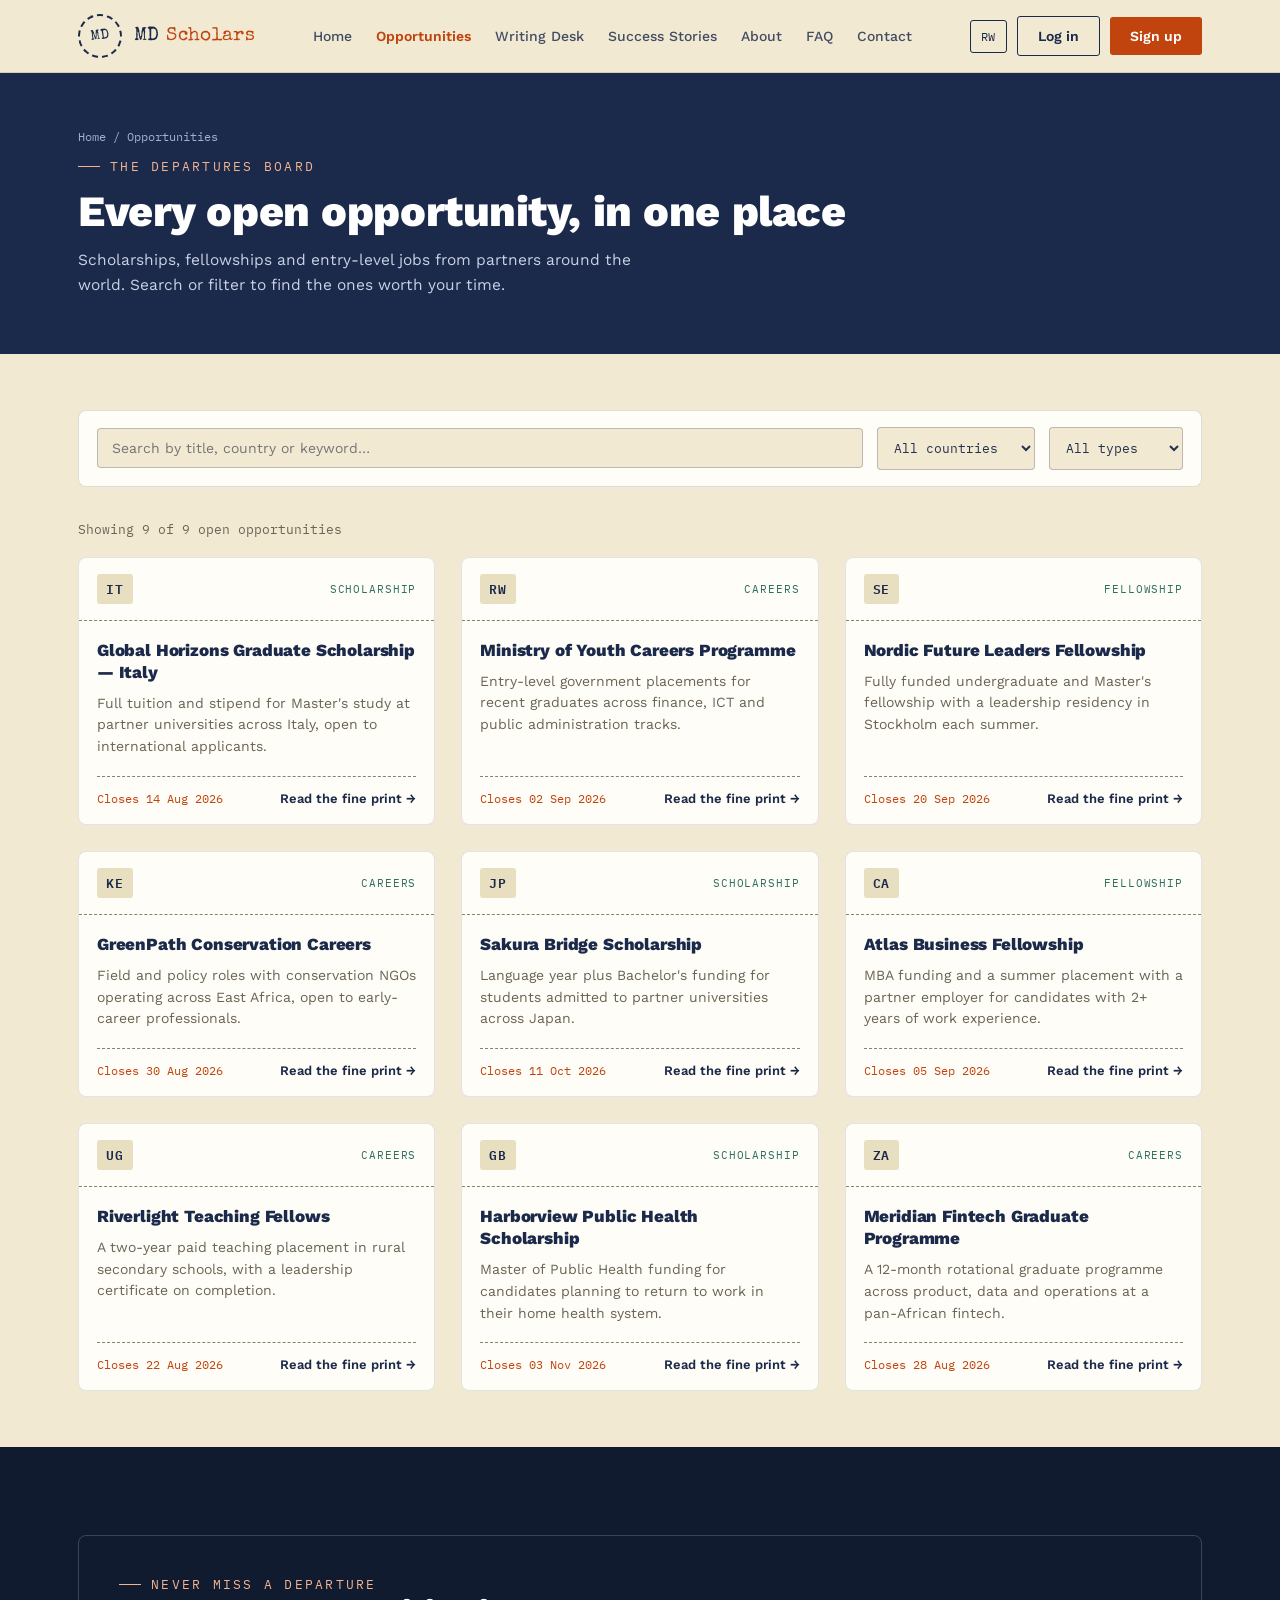
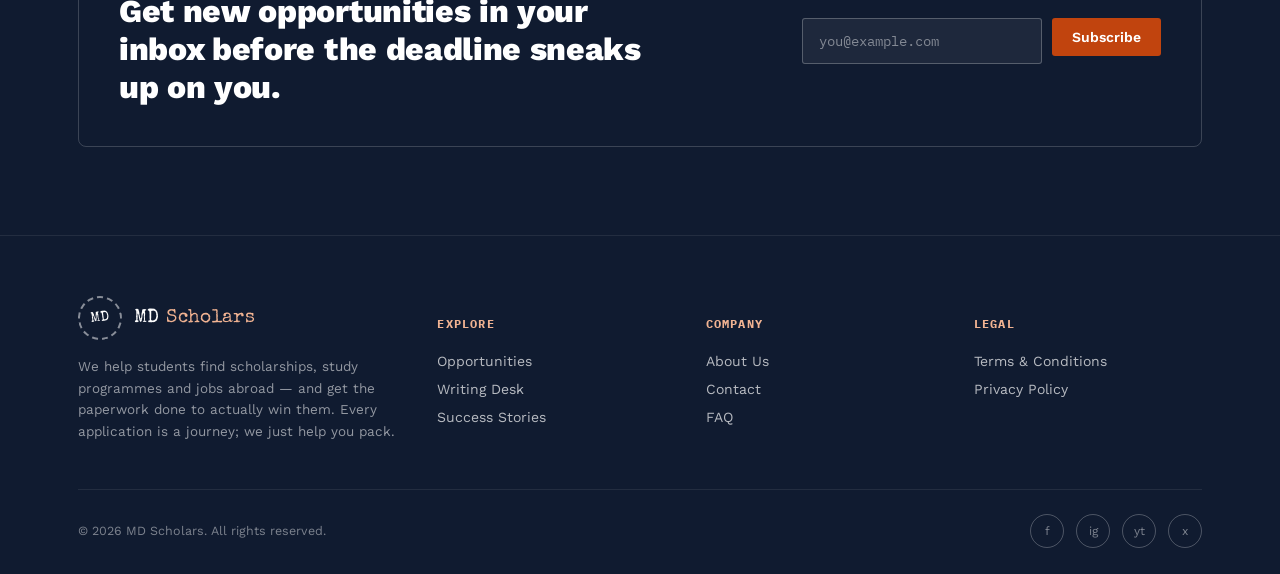
<file: opportunities.html>
<!DOCTYPE html>
<html lang="en">
<head>
<meta charset="UTF-8">
<meta name="viewport" content="width=device-width, initial-scale=1.0">
<title>All Opportunities — MD Scholars</title>
<meta name="description" content="Browse every open scholarship, fellowship and job opportunity currently listed on MD Scholars, filterable by country and type.">
<link rel="icon" href="assets/images/favicon.svg" type="image/svg+xml">
<link rel="preconnect" href="https://fonts.googleapis.com">
<link rel="preconnect" href="https://fonts.gstatic.com" crossorigin>
<link href="https://fonts.googleapis.com/css2?family=Special+Elite&family=IBM+Plex+Mono:wght@400;500;600&family=Work+Sans:wght@400;500;600;700;800&display=swap" rel="stylesheet">
<link rel="stylesheet" href="css/styles.css">
</head>
<body>

<header class="site">
  <div class="nav">
    <div class="brand">
      <div class="postmark">MD</div>
      <div class="brand-name">MD <span>Scholars</span></div>
    </div>
    <nav class="links">
      <a href="index.html" data-i18n-en="Home" data-i18n-rw="Ahabanza">Home</a>
      <a href="opportunities.html" class="active" data-i18n-en="Opportunities" data-i18n-rw="Amahirwe">Opportunities</a>
      <a href="writing-desk.html" data-i18n-en="Writing Desk" data-i18n-rw="Ubufasha bwo Kwandika">Writing Desk</a>
      <a href="success-stories.html" data-i18n-en="Success Stories" data-i18n-rw="Inkuru z'Intsinzi">Success Stories</a>
      <a href="about.html" data-i18n-en="About" data-i18n-rw="Abo Turibo">About</a>
      <a href="faq.html" data-i18n-en="FAQ" data-i18n-rw="Ibibazo">FAQ</a>
      <a href="contact.html" data-i18n-en="Contact" data-i18n-rw="Twandikire">Contact</a>
    </nav>
    <div class="navbtns">
      <button class="lang-toggle" type="button" aria-label="Switch language"><span class="lang-label">RW</span></button>
      <span data-auth-slot style="display:flex; gap:10px; align-items:center;">
        <a class="btn btn-outline" href="login.html" data-i18n-en="Log in" data-i18n-rw="Injira">Log in</a>
        <a class="btn btn-solid" href="signup.html" data-i18n-en="Sign up" data-i18n-rw="Iyandikishe">Sign up</a>
      </span>
    </div>
    <button class="menu-toggle" aria-label="Menu" aria-expanded="false"><span></span><span></span><span></span></button>
  </div>
</header>

<section class="page-hero">
  <div class="wrap">
    <p class="breadcrumb"><a href="index.html">Home</a> / Opportunities</p>
    <p class="eyebrow on-dark">The departures board</p>
    <h1>Every open opportunity, in one place</h1>
    <p class="lead">Scholarships, fellowships and entry-level jobs from partners around the world. Search or filter to find the ones worth your time.</p>
  </div>
</section>

<section class="tight">
  <div class="wrap">
    <div class="filter-bar" id="filter-bar">
      <input type="search" id="f-search" placeholder="Search by title, country or keyword…">
      <select id="f-country" aria-label="Filter by country"></select>
      <select id="f-tag" aria-label="Filter by type"></select>
    </div>
    <p class="filter-count" id="filter-count"></p>
    <div class="board" data-opp-grid></div>
  </div>
</section>

<section class="departures">
  <div class="wrap">
    <div class="board-frame reveal">
      <div>
        <p class="eyebrow on-dark">Never miss a departure</p>
        <h2>Get new opportunities in your inbox before the deadline sneaks up on you.</h2>
      </div>
      <div>
        <form class="subscribe js-newsletter" novalidate>
          <input type="email" placeholder="you@example.com" required>
          <button class="btn btn-solid" type="submit">Subscribe</button>
        </form>
        <div class="form-msg"></div>
      </div>
    </div>
  </div>
</section>

<footer>
  <div class="wrap">
    <div class="foot-grid">
      <div class="foot-brand">
        <div class="brand">
          <div class="postmark">MD</div>
          <div class="brand-name">MD <span style="color:#F1B392;">Scholars</span></div>
        </div>
        <p>We help students find scholarships, study programmes and jobs abroad — and get the paperwork done to actually win them. Every application is a journey; we just help you pack.</p>
      </div>
      <div class="foot-col">
        <h5>Explore</h5>
        <a href="opportunities.html">Opportunities</a>
        <a href="writing-desk.html">Writing Desk</a>
        <a href="success-stories.html">Success Stories</a>
      </div>
      <div class="foot-col">
        <h5>Company</h5>
        <a href="about.html">About Us</a>
        <a href="contact.html">Contact</a>
        <a href="faq.html">FAQ</a>
      </div>
      <div class="foot-col">
        <h5>Legal</h5>
        <a href="terms.html">Terms &amp; Conditions</a>
        <a href="privacy.html">Privacy Policy</a>
      </div>
    </div>
    <div class="foot-bottom">
      <span>© <span data-year>2026</span> MD Scholars. All rights reserved.</span>
      <div class="socials" aria-label="Social links">
        <a href="#" aria-label="Facebook">f</a>
        <a href="#" aria-label="Instagram">ig</a>
        <a href="#" aria-label="YouTube">yt</a>
        <a href="#" aria-label="X">x</a>
      </div>
    </div>
  </div>
</footer>

<script src="js/data.js"></script>
<script src="js/main.js"></script>
</body>
</html>
</file>
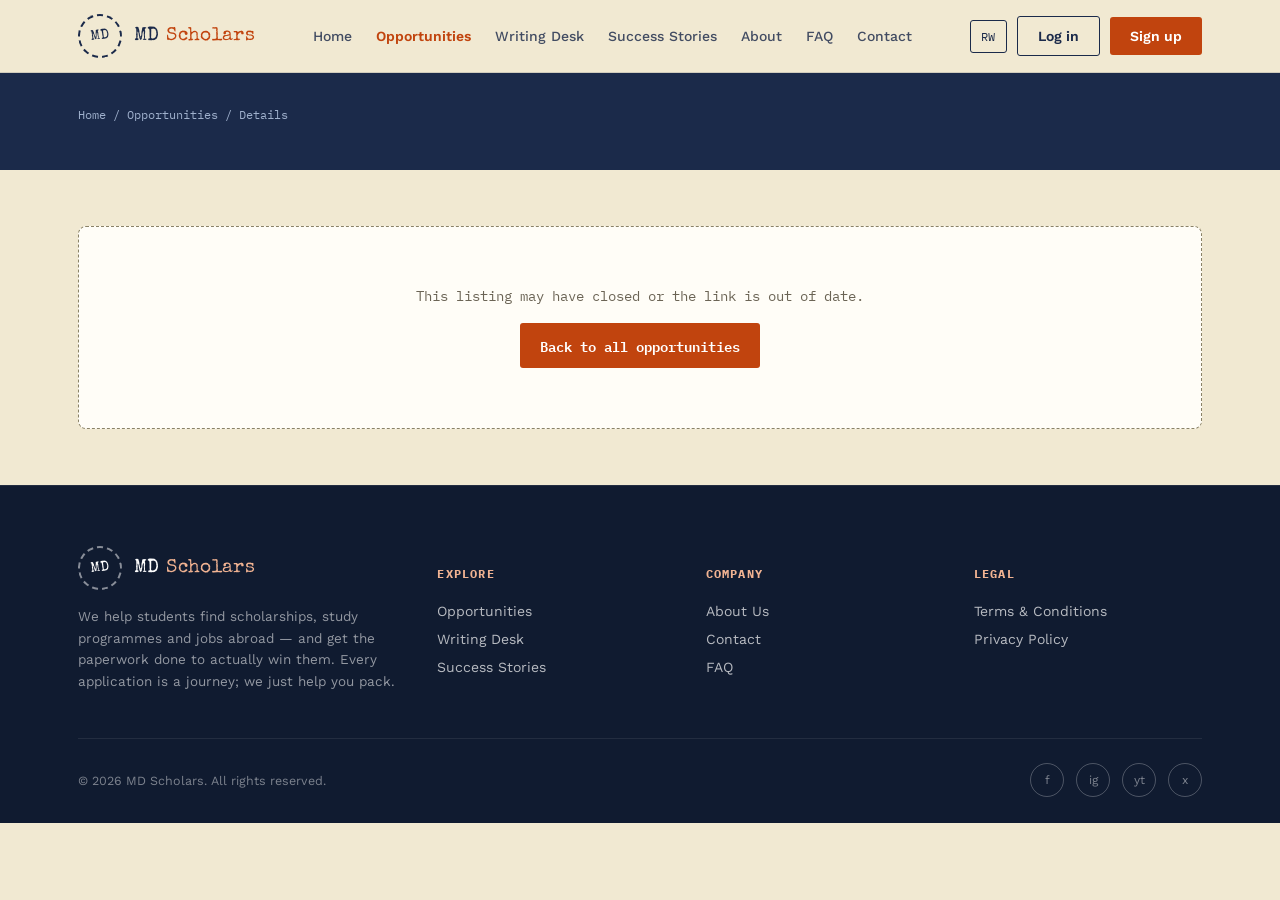
<file: opportunity.html>
<!DOCTYPE html>
<html lang="en">
<head>
<meta charset="UTF-8">
<meta name="viewport" content="width=device-width, initial-scale=1.0">
<title>Opportunity — MD Scholars</title>
<meta name="description" content="Full details, requirements and deadline for this opportunity listed on MD Scholars.">
<link rel="icon" href="assets/images/favicon.svg" type="image/svg+xml">
<link rel="preconnect" href="https://fonts.googleapis.com">
<link rel="preconnect" href="https://fonts.gstatic.com" crossorigin>
<link href="https://fonts.googleapis.com/css2?family=Special+Elite&family=IBM+Plex+Mono:wght@400;500;600&family=Work+Sans:wght@400;500;600;700;800&display=swap" rel="stylesheet">
<link rel="stylesheet" href="css/styles.css">
</head>
<body>

<header class="site">
  <div class="nav">
    <div class="brand">
      <div class="postmark">MD</div>
      <div class="brand-name">MD <span>Scholars</span></div>
    </div>
    <nav class="links">
      <a href="index.html" data-i18n-en="Home" data-i18n-rw="Ahabanza">Home</a>
      <a href="opportunities.html" class="active" data-i18n-en="Opportunities" data-i18n-rw="Amahirwe">Opportunities</a>
      <a href="writing-desk.html" data-i18n-en="Writing Desk" data-i18n-rw="Ubufasha bwo Kwandika">Writing Desk</a>
      <a href="success-stories.html" data-i18n-en="Success Stories" data-i18n-rw="Inkuru z'Intsinzi">Success Stories</a>
      <a href="about.html" data-i18n-en="About" data-i18n-rw="Abo Turibo">About</a>
      <a href="faq.html" data-i18n-en="FAQ" data-i18n-rw="Ibibazo">FAQ</a>
      <a href="contact.html" data-i18n-en="Contact" data-i18n-rw="Twandikire">Contact</a>
    </nav>
    <div class="navbtns">
      <button class="lang-toggle" type="button" aria-label="Switch language"><span class="lang-label">RW</span></button>
      <span data-auth-slot style="display:flex; gap:10px; align-items:center;">
        <a class="btn btn-outline" href="login.html" data-i18n-en="Log in" data-i18n-rw="Injira">Log in</a>
        <a class="btn btn-solid" href="signup.html" data-i18n-en="Sign up" data-i18n-rw="Iyandikishe">Sign up</a>
      </span>
    </div>
    <button class="menu-toggle" aria-label="Menu" aria-expanded="false"><span></span><span></span><span></span></button>
  </div>
</header>

<section class="page-hero" style="padding: 34px 0;">
  <div class="wrap">
    <p class="breadcrumb"><a href="index.html">Home</a> / <a href="opportunities.html">Opportunities</a> / Details</p>
  </div>
</section>

<section class="tight">
  <div class="wrap">
    <div id="detail-root"><div class="empty-state">Loading listing…</div></div>
  </div>
</section>

<footer>
  <div class="wrap">
    <div class="foot-grid">
      <div class="foot-brand">
        <div class="brand">
          <div class="postmark">MD</div>
          <div class="brand-name">MD <span style="color:#F1B392;">Scholars</span></div>
        </div>
        <p>We help students find scholarships, study programmes and jobs abroad — and get the paperwork done to actually win them. Every application is a journey; we just help you pack.</p>
      </div>
      <div class="foot-col">
        <h5>Explore</h5>
        <a href="opportunities.html">Opportunities</a>
        <a href="writing-desk.html">Writing Desk</a>
        <a href="success-stories.html">Success Stories</a>
      </div>
      <div class="foot-col">
        <h5>Company</h5>
        <a href="about.html">About Us</a>
        <a href="contact.html">Contact</a>
        <a href="faq.html">FAQ</a>
      </div>
      <div class="foot-col">
        <h5>Legal</h5>
        <a href="terms.html">Terms &amp; Conditions</a>
        <a href="privacy.html">Privacy Policy</a>
      </div>
    </div>
    <div class="foot-bottom">
      <span>© <span data-year>2026</span> MD Scholars. All rights reserved.</span>
      <div class="socials" aria-label="Social links">
        <a href="#" aria-label="Facebook">f</a>
        <a href="#" aria-label="Instagram">ig</a>
        <a href="#" aria-label="YouTube">yt</a>
        <a href="#" aria-label="X">x</a>
      </div>
    </div>
  </div>
</footer>

<script src="js/data.js"></script>
<script src="js/main.js"></script>
</body>
</html>
</file>
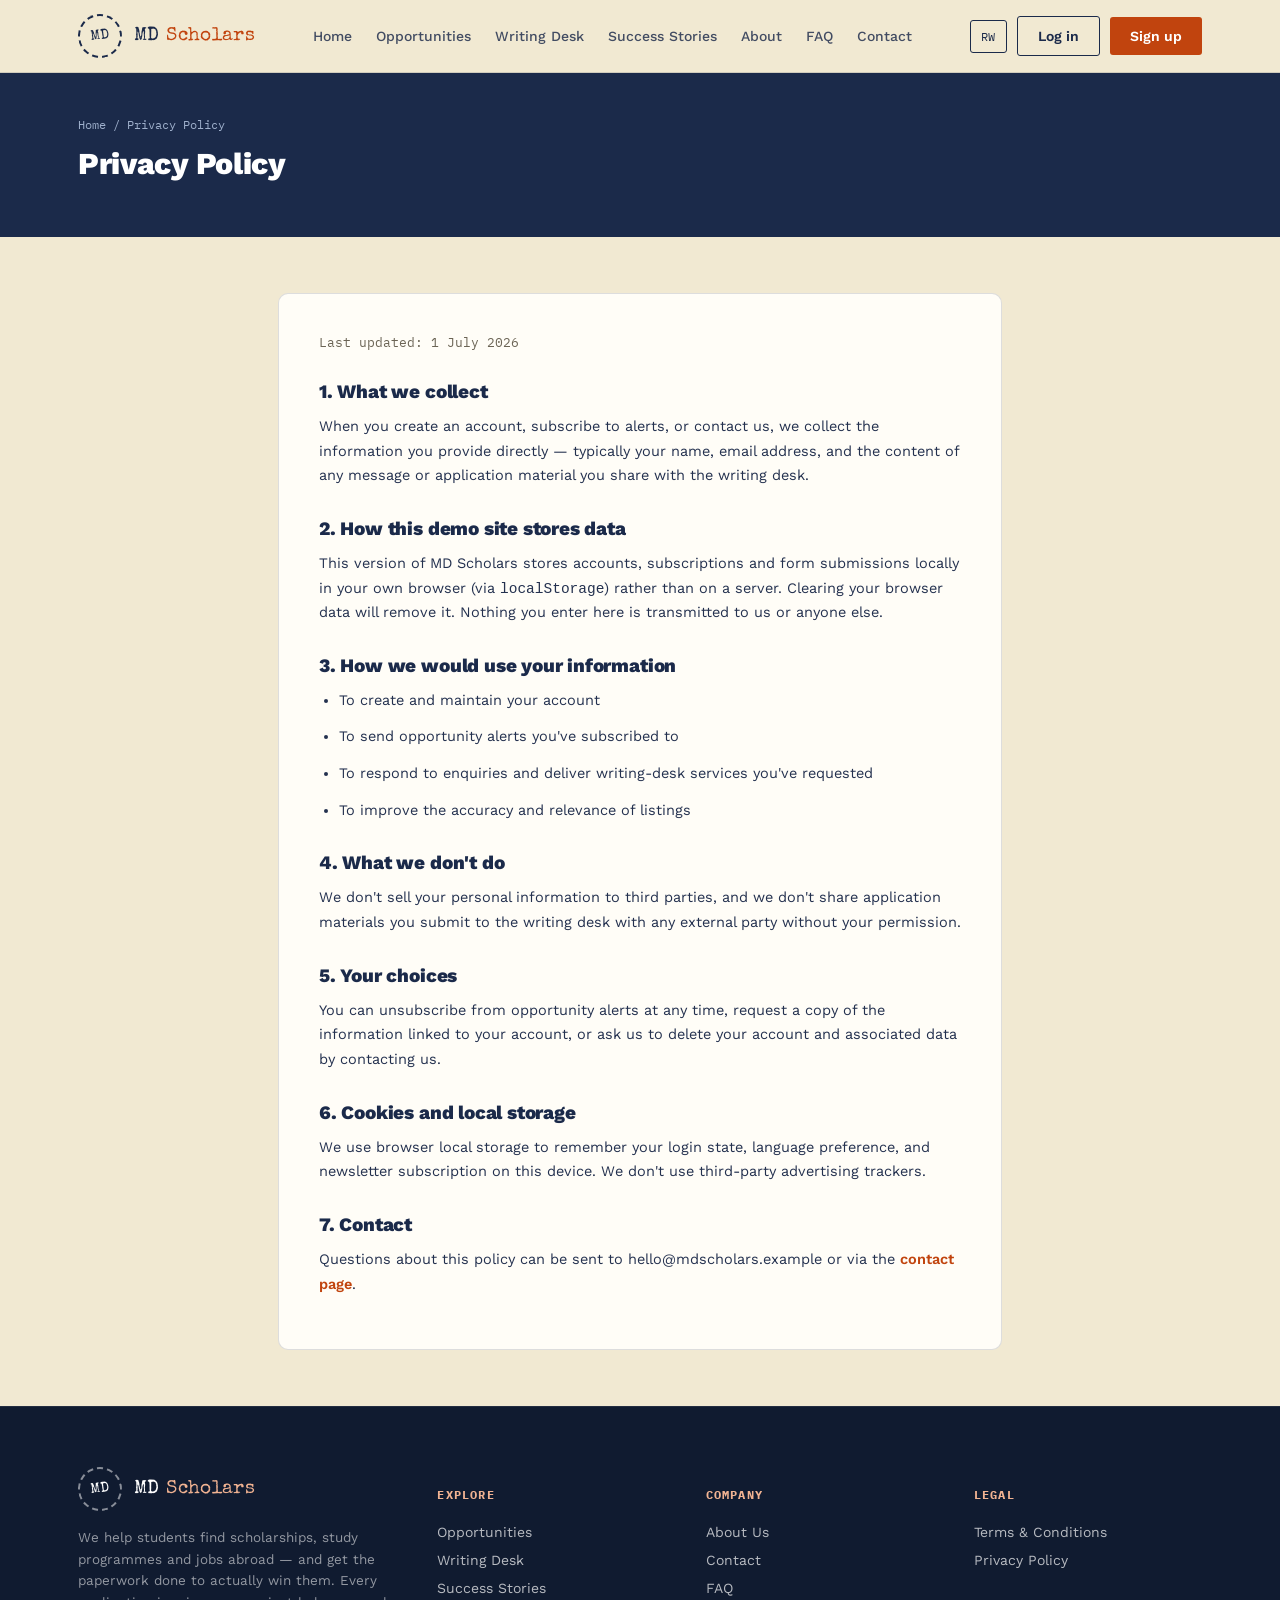
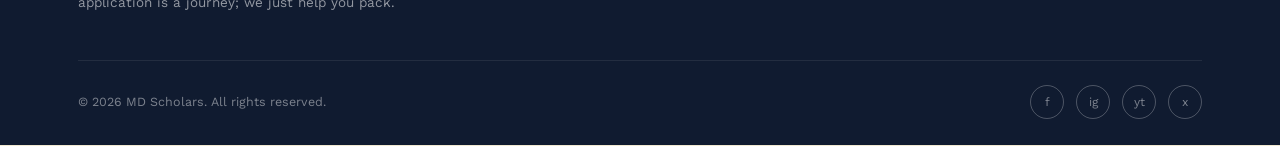
<file: privacy.html>
<!DOCTYPE html>
<html lang="en">
<head>
<meta charset="UTF-8">
<meta name="viewport" content="width=device-width, initial-scale=1.0">
<title>Privacy Policy — MD Scholars</title>
<meta name="description" content="How MD Scholars collects, uses and protects your information.">
<link rel="icon" href="assets/images/favicon.svg" type="image/svg+xml">
<link rel="preconnect" href="https://fonts.googleapis.com">
<link rel="preconnect" href="https://fonts.gstatic.com" crossorigin>
<link href="https://fonts.googleapis.com/css2?family=Special+Elite&family=IBM+Plex+Mono:wght@400;500;600&family=Work+Sans:wght@400;500;600;700;800&display=swap" rel="stylesheet">
<link rel="stylesheet" href="css/styles.css">
</head>
<body>

<header class="site">
  <div class="nav">
    <div class="brand">
      <div class="postmark">MD</div>
      <div class="brand-name">MD <span>Scholars</span></div>
    </div>
    <nav class="links">
      <a href="index.html" data-i18n-en="Home" data-i18n-rw="Ahabanza">Home</a>
      <a href="opportunities.html" data-i18n-en="Opportunities" data-i18n-rw="Amahirwe">Opportunities</a>
      <a href="writing-desk.html" data-i18n-en="Writing Desk" data-i18n-rw="Ubufasha bwo Kwandika">Writing Desk</a>
      <a href="success-stories.html" data-i18n-en="Success Stories" data-i18n-rw="Inkuru z'Intsinzi">Success Stories</a>
      <a href="about.html" data-i18n-en="About" data-i18n-rw="Abo Turibo">About</a>
      <a href="faq.html" data-i18n-en="FAQ" data-i18n-rw="Ibibazo">FAQ</a>
      <a href="contact.html" data-i18n-en="Contact" data-i18n-rw="Twandikire">Contact</a>
    </nav>
    <div class="navbtns">
      <button class="lang-toggle" type="button" aria-label="Switch language"><span class="lang-label">RW</span></button>
      <span data-auth-slot style="display:flex; gap:10px; align-items:center;">
        <a class="btn btn-outline" href="login.html" data-i18n-en="Log in" data-i18n-rw="Injira">Log in</a>
        <a class="btn btn-solid" href="signup.html" data-i18n-en="Sign up" data-i18n-rw="Iyandikishe">Sign up</a>
      </span>
    </div>
    <button class="menu-toggle" aria-label="Menu" aria-expanded="false"><span></span><span></span><span></span></button>
  </div>
</header>

<section class="page-hero" style="padding:44px 0;">
  <div class="wrap">
    <p class="breadcrumb"><a href="index.html">Home</a> / Privacy Policy</p>
    <h1 style="font-size:1.9rem;">Privacy Policy</h1>
  </div>
</section>

<section class="tight">
  <div class="wrap-narrow">
    <div class="doc-page reveal">
      <span class="doc-updated">Last updated: 1 July 2026</span>

      <h2>1. What we collect</h2>
      <p>When you create an account, subscribe to alerts, or contact us, we collect the information you provide directly — typically your name, email address, and the content of any message or application material you share with the writing desk.</p>

      <h2>2. How this demo site stores data</h2>
      <p>This version of MD Scholars stores accounts, subscriptions and form submissions locally in your own browser (via <code>localStorage</code>) rather than on a server. Clearing your browser data will remove it. Nothing you enter here is transmitted to us or anyone else.</p>

      <h2>3. How we would use your information</h2>
      <ul>
        <li>To create and maintain your account</li>
        <li>To send opportunity alerts you've subscribed to</li>
        <li>To respond to enquiries and deliver writing-desk services you've requested</li>
        <li>To improve the accuracy and relevance of listings</li>
      </ul>

      <h2>4. What we don't do</h2>
      <p>We don't sell your personal information to third parties, and we don't share application materials you submit to the writing desk with any external party without your permission.</p>

      <h2>5. Your choices</h2>
      <p>You can unsubscribe from opportunity alerts at any time, request a copy of the information linked to your account, or ask us to delete your account and associated data by contacting us.</p>

      <h2>6. Cookies and local storage</h2>
      <p>We use browser local storage to remember your login state, language preference, and newsletter subscription on this device. We don't use third-party advertising trackers.</p>

      <h2>7. Contact</h2>
      <p>Questions about this policy can be sent to hello@mdscholars.example or via the <a href="contact.html" style="color:var(--stamp); font-weight:600;">contact page</a>.</p>
    </div>
  </div>
</section>

<footer>
  <div class="wrap">
    <div class="foot-grid">
      <div class="foot-brand">
        <div class="brand">
          <div class="postmark">MD</div>
          <div class="brand-name">MD <span style="color:#F1B392;">Scholars</span></div>
        </div>
        <p>We help students find scholarships, study programmes and jobs abroad — and get the paperwork done to actually win them. Every application is a journey; we just help you pack.</p>
      </div>
      <div class="foot-col">
        <h5>Explore</h5>
        <a href="opportunities.html">Opportunities</a>
        <a href="writing-desk.html">Writing Desk</a>
        <a href="success-stories.html">Success Stories</a>
      </div>
      <div class="foot-col">
        <h5>Company</h5>
        <a href="about.html">About Us</a>
        <a href="contact.html">Contact</a>
        <a href="faq.html">FAQ</a>
      </div>
      <div class="foot-col">
        <h5>Legal</h5>
        <a href="terms.html">Terms &amp; Conditions</a>
        <a href="privacy.html">Privacy Policy</a>
      </div>
    </div>
    <div class="foot-bottom">
      <span>© <span data-year>2026</span> MD Scholars. All rights reserved.</span>
      <div class="socials" aria-label="Social links">
        <a href="#" aria-label="Facebook">f</a>
        <a href="#" aria-label="Instagram">ig</a>
        <a href="#" aria-label="YouTube">yt</a>
        <a href="#" aria-label="X">x</a>
      </div>
    </div>
  </div>
</footer>

<script src="js/data.js"></script>
<script src="js/main.js"></script>
</body>
</html>
</file>
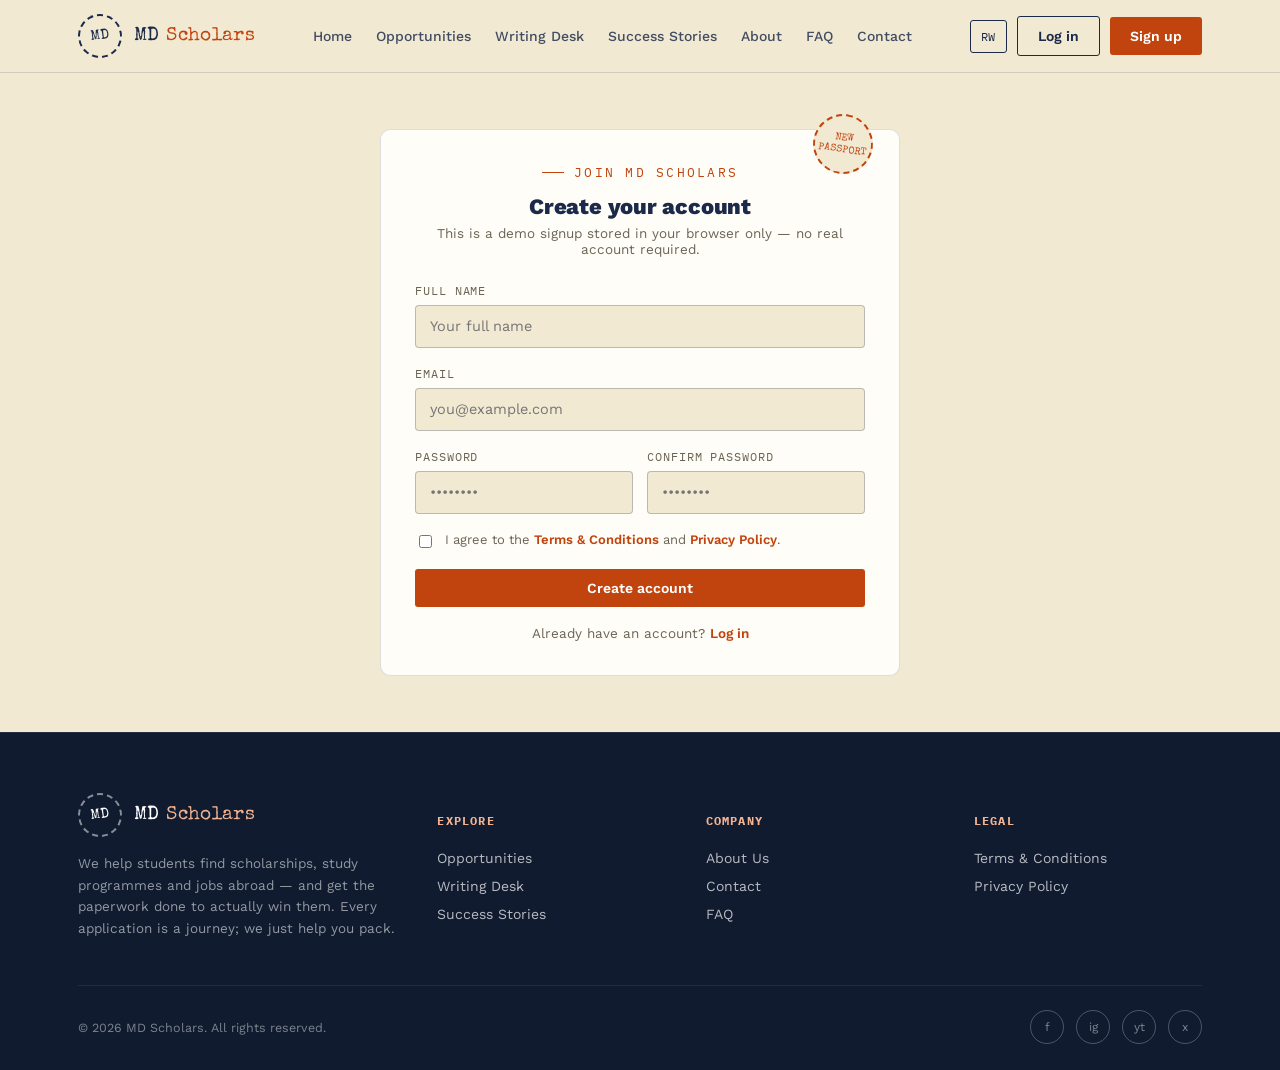
<file: signup.html>
<!DOCTYPE html>
<html lang="en">
<head>
<meta charset="UTF-8">
<meta name="viewport" content="width=device-width, initial-scale=1.0">
<title>Sign Up — MD Scholars</title>
<meta name="description" content="Create your MD Scholars account to save opportunities and track your applications.">
<link rel="icon" href="assets/images/favicon.svg" type="image/svg+xml">
<link rel="preconnect" href="https://fonts.googleapis.com">
<link rel="preconnect" href="https://fonts.gstatic.com" crossorigin>
<link href="https://fonts.googleapis.com/css2?family=Special+Elite&family=IBM+Plex+Mono:wght@400;500;600&family=Work+Sans:wght@400;500;600;700;800&display=swap" rel="stylesheet">
<link rel="stylesheet" href="css/styles.css">
</head>
<body>

<header class="site">
  <div class="nav">
    <div class="brand">
      <div class="postmark">MD</div>
      <div class="brand-name">MD <span>Scholars</span></div>
    </div>
    <nav class="links">
      <a href="index.html" data-i18n-en="Home" data-i18n-rw="Ahabanza">Home</a>
      <a href="opportunities.html" data-i18n-en="Opportunities" data-i18n-rw="Amahirwe">Opportunities</a>
      <a href="writing-desk.html" data-i18n-en="Writing Desk" data-i18n-rw="Ubufasha bwo Kwandika">Writing Desk</a>
      <a href="success-stories.html" data-i18n-en="Success Stories" data-i18n-rw="Inkuru z'Intsinzi">Success Stories</a>
      <a href="about.html" data-i18n-en="About" data-i18n-rw="Abo Turibo">About</a>
      <a href="faq.html" data-i18n-en="FAQ" data-i18n-rw="Ibibazo">FAQ</a>
      <a href="contact.html" data-i18n-en="Contact" data-i18n-rw="Twandikire">Contact</a>
    </nav>
    <div class="navbtns">
      <button class="lang-toggle" type="button" aria-label="Switch language"><span class="lang-label">RW</span></button>
      <span data-auth-slot style="display:flex; gap:10px; align-items:center;">
        <a class="btn btn-outline" href="login.html" data-i18n-en="Log in" data-i18n-rw="Injira">Log in</a>
        <a class="btn btn-solid" href="signup.html" data-i18n-en="Sign up" data-i18n-rw="Iyandikishe">Sign up</a>
      </span>
    </div>
    <button class="menu-toggle" aria-label="Menu" aria-expanded="false"><span></span><span></span><span></span></button>
  </div>
</header>

<section class="tight" style="padding-top:56px;">
  <div class="wrap">
    <div class="form-card reveal">
      <div class="stamp-corner">NEW<br>PASSPORT</div>
      <p class="eyebrow center" style="justify-content:center; margin-bottom:14px;">Join MD Scholars</p>
      <h1 style="text-align:center; font-size:22px; color:var(--ink); margin-bottom:6px;">Create your account</h1>
      <p style="text-align:center; font-size:13.5px; color:var(--muted); margin-bottom:26px;">This is a demo signup stored in your browser only — no real account required.</p>
      <form id="signup-form" novalidate>
        <div class="field">
          <label for="s-name">Full name</label>
          <input id="s-name" name="name" type="text" placeholder="Your full name">
        </div>
        <div class="field">
          <label for="s-email">Email</label>
          <input id="s-email" name="email" type="email" placeholder="you@example.com">
        </div>
        <div class="form-row-2">
          <div class="field">
            <label for="s-password">Password</label>
            <input id="s-password" name="password" type="password" placeholder="••••••••">
          </div>
          <div class="field">
            <label for="s-confirm">Confirm password</label>
            <input id="s-confirm" name="confirm" type="password" placeholder="••••••••">
          </div>
        </div>
        <div class="check-row">
          <input type="checkbox" id="s-terms">
          <label for="s-terms">I agree to the <a href="terms.html" style="color:var(--stamp); font-weight:600;">Terms &amp; Conditions</a> and <a href="privacy.html" style="color:var(--stamp); font-weight:600;">Privacy Policy</a>.</label>
        </div>
        <button class="btn btn-solid btn-block" type="submit">Create account</button>
        <div class="form-msg"></div>
      </form>
      <p class="form-foot-link">Already have an account? <a href="login.html">Log in</a></p>
    </div>
  </div>
</section>

<footer>
  <div class="wrap">
    <div class="foot-grid">
      <div class="foot-brand">
        <div class="brand">
          <div class="postmark">MD</div>
          <div class="brand-name">MD <span style="color:#F1B392;">Scholars</span></div>
        </div>
        <p>We help students find scholarships, study programmes and jobs abroad — and get the paperwork done to actually win them. Every application is a journey; we just help you pack.</p>
      </div>
      <div class="foot-col">
        <h5>Explore</h5>
        <a href="opportunities.html">Opportunities</a>
        <a href="writing-desk.html">Writing Desk</a>
        <a href="success-stories.html">Success Stories</a>
      </div>
      <div class="foot-col">
        <h5>Company</h5>
        <a href="about.html">About Us</a>
        <a href="contact.html">Contact</a>
        <a href="faq.html">FAQ</a>
      </div>
      <div class="foot-col">
        <h5>Legal</h5>
        <a href="terms.html">Terms &amp; Conditions</a>
        <a href="privacy.html">Privacy Policy</a>
      </div>
    </div>
    <div class="foot-bottom">
      <span>© <span data-year>2026</span> MD Scholars. All rights reserved.</span>
      <div class="socials" aria-label="Social links">
        <a href="#" aria-label="Facebook">f</a>
        <a href="#" aria-label="Instagram">ig</a>
        <a href="#" aria-label="YouTube">yt</a>
        <a href="#" aria-label="X">x</a>
      </div>
    </div>
  </div>
</footer>

<script src="js/data.js"></script>
<script src="js/main.js"></script>
</body>
</html>
</file>
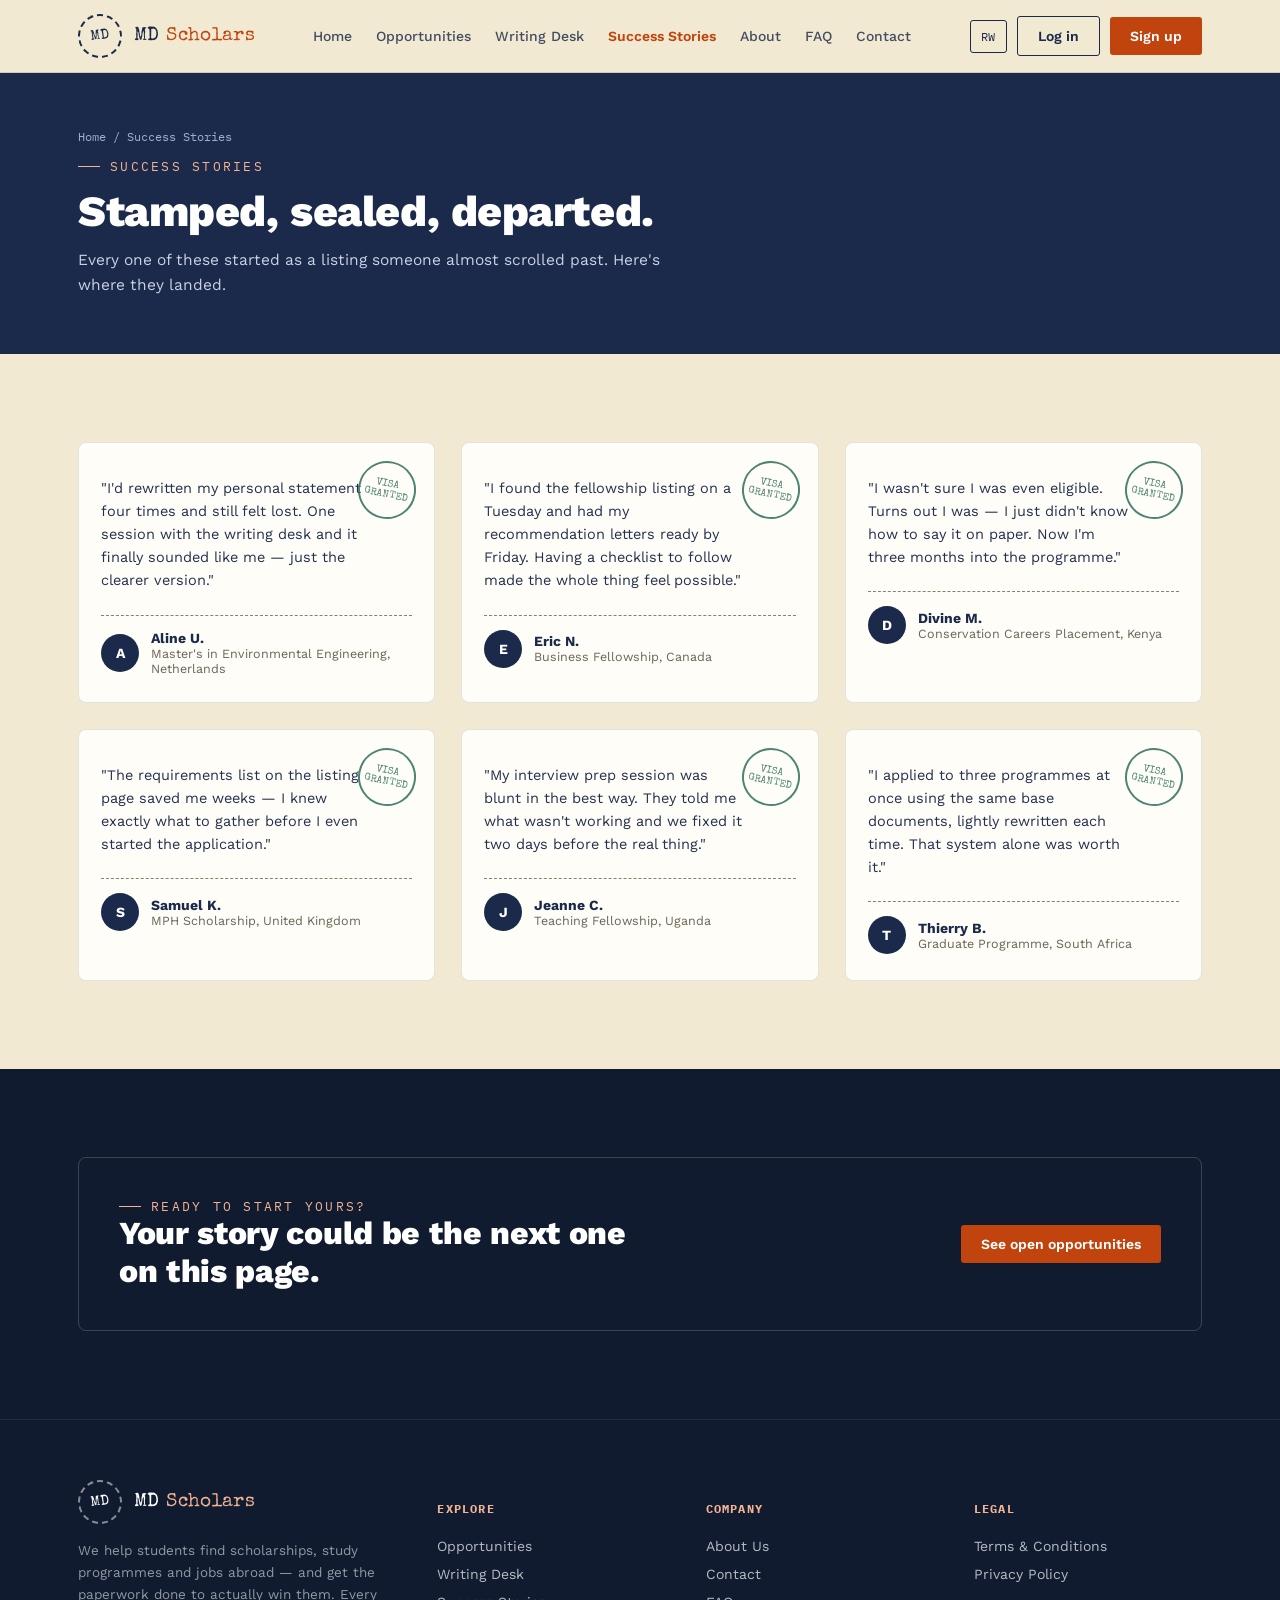
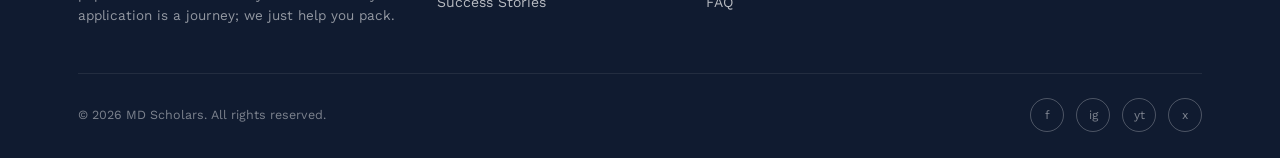
<file: success-stories.html>
<!DOCTYPE html>
<html lang="en">
<head>
<meta charset="UTF-8">
<meta name="viewport" content="width=device-width, initial-scale=1.0">
<title>Success Stories — MD Scholars</title>
<meta name="description" content="Real journeys from students and job seekers who used MD Scholars to reach a scholarship, fellowship or job abroad.">
<link rel="icon" href="assets/images/favicon.svg" type="image/svg+xml">
<link rel="preconnect" href="https://fonts.googleapis.com">
<link rel="preconnect" href="https://fonts.gstatic.com" crossorigin>
<link href="https://fonts.googleapis.com/css2?family=Special+Elite&family=IBM+Plex+Mono:wght@400;500;600&family=Work+Sans:wght@400;500;600;700;800&display=swap" rel="stylesheet">
<link rel="stylesheet" href="css/styles.css">
</head>
<body>

<header class="site">
  <div class="nav">
    <div class="brand">
      <div class="postmark">MD</div>
      <div class="brand-name">MD <span>Scholars</span></div>
    </div>
    <nav class="links">
      <a href="index.html" data-i18n-en="Home" data-i18n-rw="Ahabanza">Home</a>
      <a href="opportunities.html" data-i18n-en="Opportunities" data-i18n-rw="Amahirwe">Opportunities</a>
      <a href="writing-desk.html" data-i18n-en="Writing Desk" data-i18n-rw="Ubufasha bwo Kwandika">Writing Desk</a>
      <a href="success-stories.html" class="active" data-i18n-en="Success Stories" data-i18n-rw="Inkuru z'Intsinzi">Success Stories</a>
      <a href="about.html" data-i18n-en="About" data-i18n-rw="Abo Turibo">About</a>
      <a href="faq.html" data-i18n-en="FAQ" data-i18n-rw="Ibibazo">FAQ</a>
      <a href="contact.html" data-i18n-en="Contact" data-i18n-rw="Twandikire">Contact</a>
    </nav>
    <div class="navbtns">
      <button class="lang-toggle" type="button" aria-label="Switch language"><span class="lang-label">RW</span></button>
      <span data-auth-slot style="display:flex; gap:10px; align-items:center;">
        <a class="btn btn-outline" href="login.html" data-i18n-en="Log in" data-i18n-rw="Injira">Log in</a>
        <a class="btn btn-solid" href="signup.html" data-i18n-en="Sign up" data-i18n-rw="Iyandikishe">Sign up</a>
      </span>
    </div>
    <button class="menu-toggle" aria-label="Menu" aria-expanded="false"><span></span><span></span><span></span></button>
  </div>
</header>

<section class="page-hero">
  <div class="wrap">
    <p class="breadcrumb"><a href="index.html">Home</a> / Success Stories</p>
    <p class="eyebrow on-dark">Success stories</p>
    <h1>Stamped, sealed, departed.</h1>
    <p class="lead">Every one of these started as a listing someone almost scrolled past. Here's where they landed.</p>
  </div>
</section>

<section>
  <div class="wrap">
    <div class="story-grid" data-story-grid></div>
  </div>
</section>

<section class="departures">
  <div class="wrap">
    <div class="board-frame reveal">
      <div>
        <p class="eyebrow on-dark">Ready to start yours?</p>
        <h2>Your story could be the next one on this page.</h2>
      </div>
      <a href="opportunities.html" class="btn btn-solid">See open opportunities</a>
    </div>
  </div>
</section>

<footer>
  <div class="wrap">
    <div class="foot-grid">
      <div class="foot-brand">
        <div class="brand">
          <div class="postmark">MD</div>
          <div class="brand-name">MD <span style="color:#F1B392;">Scholars</span></div>
        </div>
        <p>We help students find scholarships, study programmes and jobs abroad — and get the paperwork done to actually win them. Every application is a journey; we just help you pack.</p>
      </div>
      <div class="foot-col">
        <h5>Explore</h5>
        <a href="opportunities.html">Opportunities</a>
        <a href="writing-desk.html">Writing Desk</a>
        <a href="success-stories.html">Success Stories</a>
      </div>
      <div class="foot-col">
        <h5>Company</h5>
        <a href="about.html">About Us</a>
        <a href="contact.html">Contact</a>
        <a href="faq.html">FAQ</a>
      </div>
      <div class="foot-col">
        <h5>Legal</h5>
        <a href="terms.html">Terms &amp; Conditions</a>
        <a href="privacy.html">Privacy Policy</a>
      </div>
    </div>
    <div class="foot-bottom">
      <span>© <span data-year>2026</span> MD Scholars. All rights reserved.</span>
      <div class="socials" aria-label="Social links">
        <a href="#" aria-label="Facebook">f</a>
        <a href="#" aria-label="Instagram">ig</a>
        <a href="#" aria-label="YouTube">yt</a>
        <a href="#" aria-label="X">x</a>
      </div>
    </div>
  </div>
</footer>

<script src="js/data.js"></script>
<script src="js/main.js"></script>
</body>
</html>
</file>
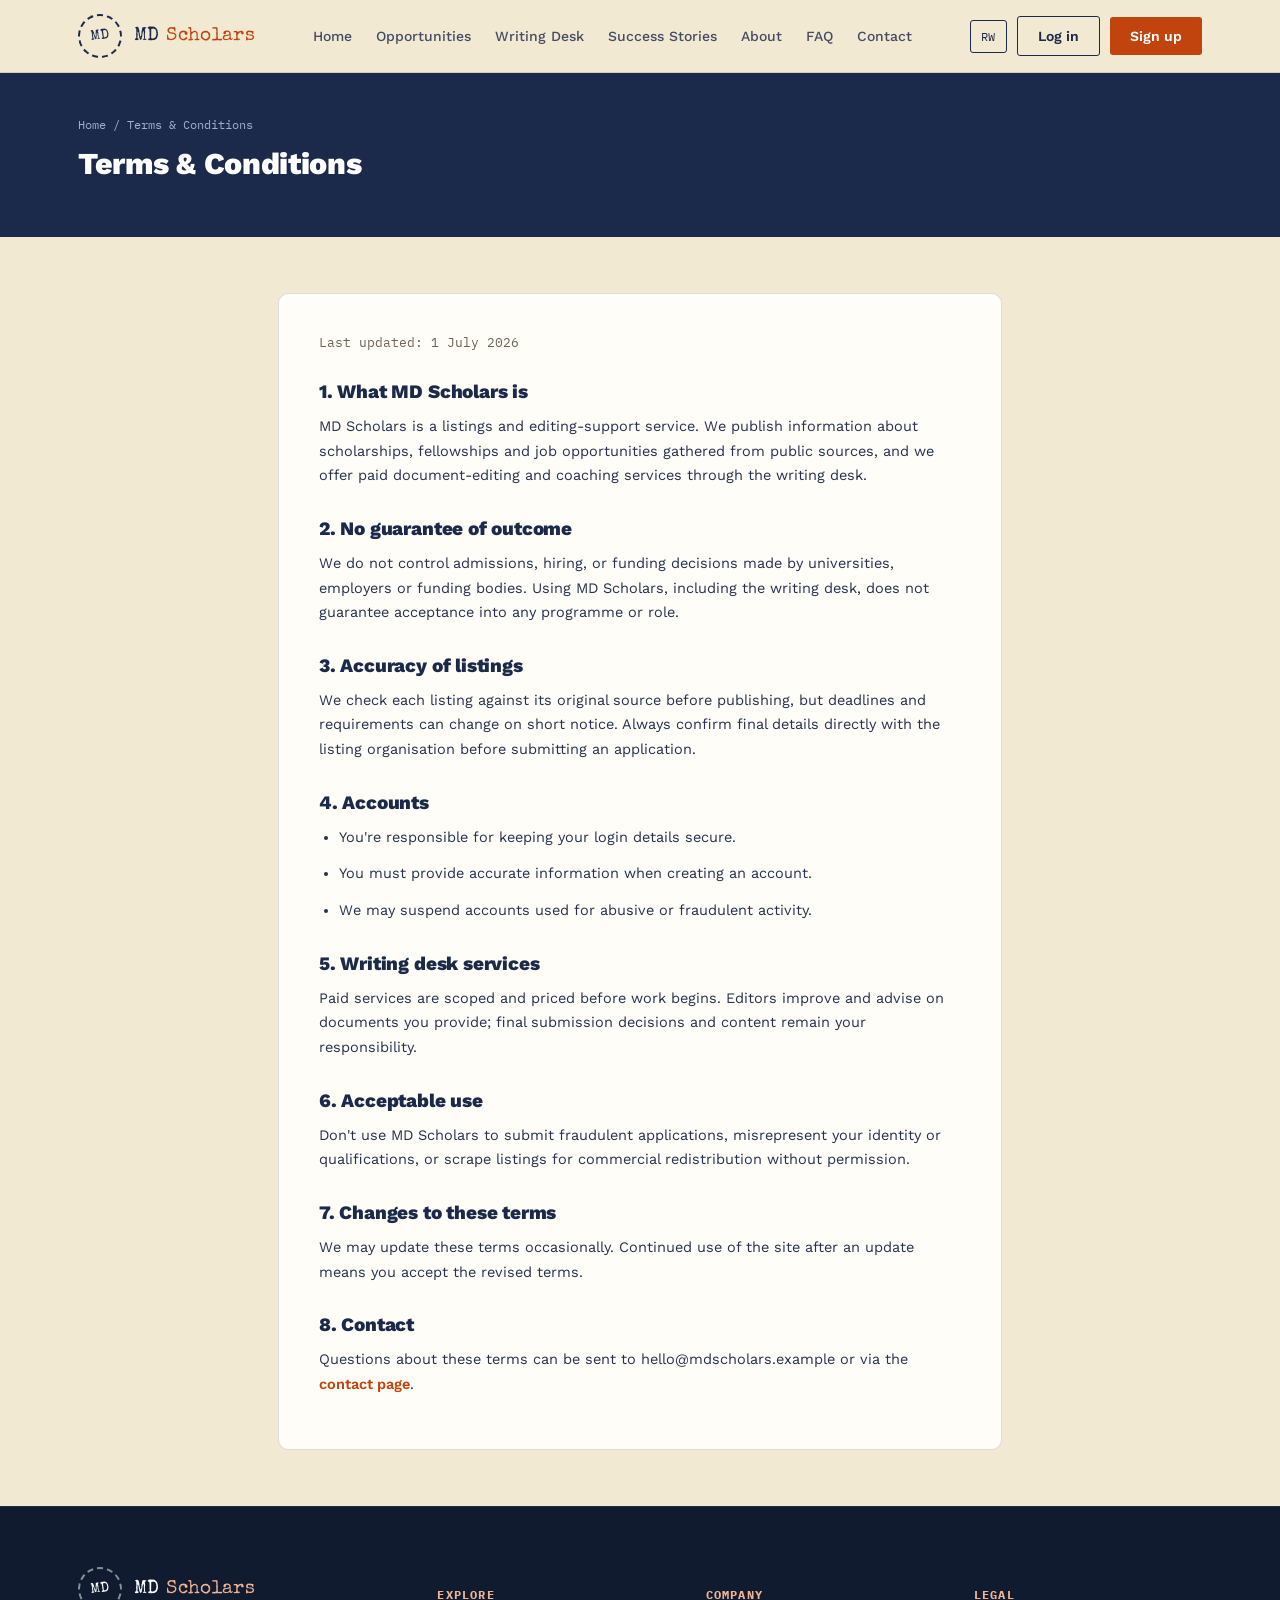
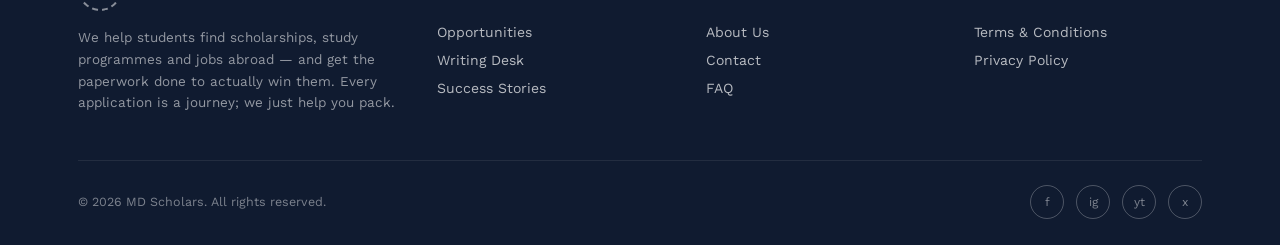
<file: terms.html>
<!DOCTYPE html>
<html lang="en">
<head>
<meta charset="UTF-8">
<meta name="viewport" content="width=device-width, initial-scale=1.0">
<title>Terms &amp; Conditions — MD Scholars</title>
<meta name="description" content="Terms and conditions for using the MD Scholars website and services.">
<link rel="icon" href="assets/images/favicon.svg" type="image/svg+xml">
<link rel="preconnect" href="https://fonts.googleapis.com">
<link rel="preconnect" href="https://fonts.gstatic.com" crossorigin>
<link href="https://fonts.googleapis.com/css2?family=Special+Elite&family=IBM+Plex+Mono:wght@400;500;600&family=Work+Sans:wght@400;500;600;700;800&display=swap" rel="stylesheet">
<link rel="stylesheet" href="css/styles.css">
</head>
<body>

<header class="site">
  <div class="nav">
    <div class="brand">
      <div class="postmark">MD</div>
      <div class="brand-name">MD <span>Scholars</span></div>
    </div>
    <nav class="links">
      <a href="index.html" data-i18n-en="Home" data-i18n-rw="Ahabanza">Home</a>
      <a href="opportunities.html" data-i18n-en="Opportunities" data-i18n-rw="Amahirwe">Opportunities</a>
      <a href="writing-desk.html" data-i18n-en="Writing Desk" data-i18n-rw="Ubufasha bwo Kwandika">Writing Desk</a>
      <a href="success-stories.html" data-i18n-en="Success Stories" data-i18n-rw="Inkuru z'Intsinzi">Success Stories</a>
      <a href="about.html" data-i18n-en="About" data-i18n-rw="Abo Turibo">About</a>
      <a href="faq.html" data-i18n-en="FAQ" data-i18n-rw="Ibibazo">FAQ</a>
      <a href="contact.html" data-i18n-en="Contact" data-i18n-rw="Twandikire">Contact</a>
    </nav>
    <div class="navbtns">
      <button class="lang-toggle" type="button" aria-label="Switch language"><span class="lang-label">RW</span></button>
      <span data-auth-slot style="display:flex; gap:10px; align-items:center;">
        <a class="btn btn-outline" href="login.html" data-i18n-en="Log in" data-i18n-rw="Injira">Log in</a>
        <a class="btn btn-solid" href="signup.html" data-i18n-en="Sign up" data-i18n-rw="Iyandikishe">Sign up</a>
      </span>
    </div>
    <button class="menu-toggle" aria-label="Menu" aria-expanded="false"><span></span><span></span><span></span></button>
  </div>
</header>

<section class="page-hero" style="padding:44px 0;">
  <div class="wrap">
    <p class="breadcrumb"><a href="index.html">Home</a> / Terms &amp; Conditions</p>
    <h1 style="font-size:1.9rem;">Terms &amp; Conditions</h1>
  </div>
</section>

<section class="tight">
  <div class="wrap-narrow">
    <div class="doc-page reveal">
      <span class="doc-updated">Last updated: 1 July 2026</span>

      <h2>1. What MD Scholars is</h2>
      <p>MD Scholars is a listings and editing-support service. We publish information about scholarships, fellowships and job opportunities gathered from public sources, and we offer paid document-editing and coaching services through the writing desk.</p>

      <h2>2. No guarantee of outcome</h2>
      <p>We do not control admissions, hiring, or funding decisions made by universities, employers or funding bodies. Using MD Scholars, including the writing desk, does not guarantee acceptance into any programme or role.</p>

      <h2>3. Accuracy of listings</h2>
      <p>We check each listing against its original source before publishing, but deadlines and requirements can change on short notice. Always confirm final details directly with the listing organisation before submitting an application.</p>

      <h2>4. Accounts</h2>
      <ul>
        <li>You're responsible for keeping your login details secure.</li>
        <li>You must provide accurate information when creating an account.</li>
        <li>We may suspend accounts used for abusive or fraudulent activity.</li>
      </ul>

      <h2>5. Writing desk services</h2>
      <p>Paid services are scoped and priced before work begins. Editors improve and advise on documents you provide; final submission decisions and content remain your responsibility.</p>

      <h2>6. Acceptable use</h2>
      <p>Don't use MD Scholars to submit fraudulent applications, misrepresent your identity or qualifications, or scrape listings for commercial redistribution without permission.</p>

      <h2>7. Changes to these terms</h2>
      <p>We may update these terms occasionally. Continued use of the site after an update means you accept the revised terms.</p>

      <h2>8. Contact</h2>
      <p>Questions about these terms can be sent to hello@mdscholars.example or via the <a href="contact.html" style="color:var(--stamp); font-weight:600;">contact page</a>.</p>
    </div>
  </div>
</section>

<footer>
  <div class="wrap">
    <div class="foot-grid">
      <div class="foot-brand">
        <div class="brand">
          <div class="postmark">MD</div>
          <div class="brand-name">MD <span style="color:#F1B392;">Scholars</span></div>
        </div>
        <p>We help students find scholarships, study programmes and jobs abroad — and get the paperwork done to actually win them. Every application is a journey; we just help you pack.</p>
      </div>
      <div class="foot-col">
        <h5>Explore</h5>
        <a href="opportunities.html">Opportunities</a>
        <a href="writing-desk.html">Writing Desk</a>
        <a href="success-stories.html">Success Stories</a>
      </div>
      <div class="foot-col">
        <h5>Company</h5>
        <a href="about.html">About Us</a>
        <a href="contact.html">Contact</a>
        <a href="faq.html">FAQ</a>
      </div>
      <div class="foot-col">
        <h5>Legal</h5>
        <a href="terms.html">Terms &amp; Conditions</a>
        <a href="privacy.html">Privacy Policy</a>
      </div>
    </div>
    <div class="foot-bottom">
      <span>© <span data-year>2026</span> MD Scholars. All rights reserved.</span>
      <div class="socials" aria-label="Social links">
        <a href="#" aria-label="Facebook">f</a>
        <a href="#" aria-label="Instagram">ig</a>
        <a href="#" aria-label="YouTube">yt</a>
        <a href="#" aria-label="X">x</a>
      </div>
    </div>
  </div>
</footer>

<script src="js/data.js"></script>
<script src="js/main.js"></script>
</body>
</html>
</file>
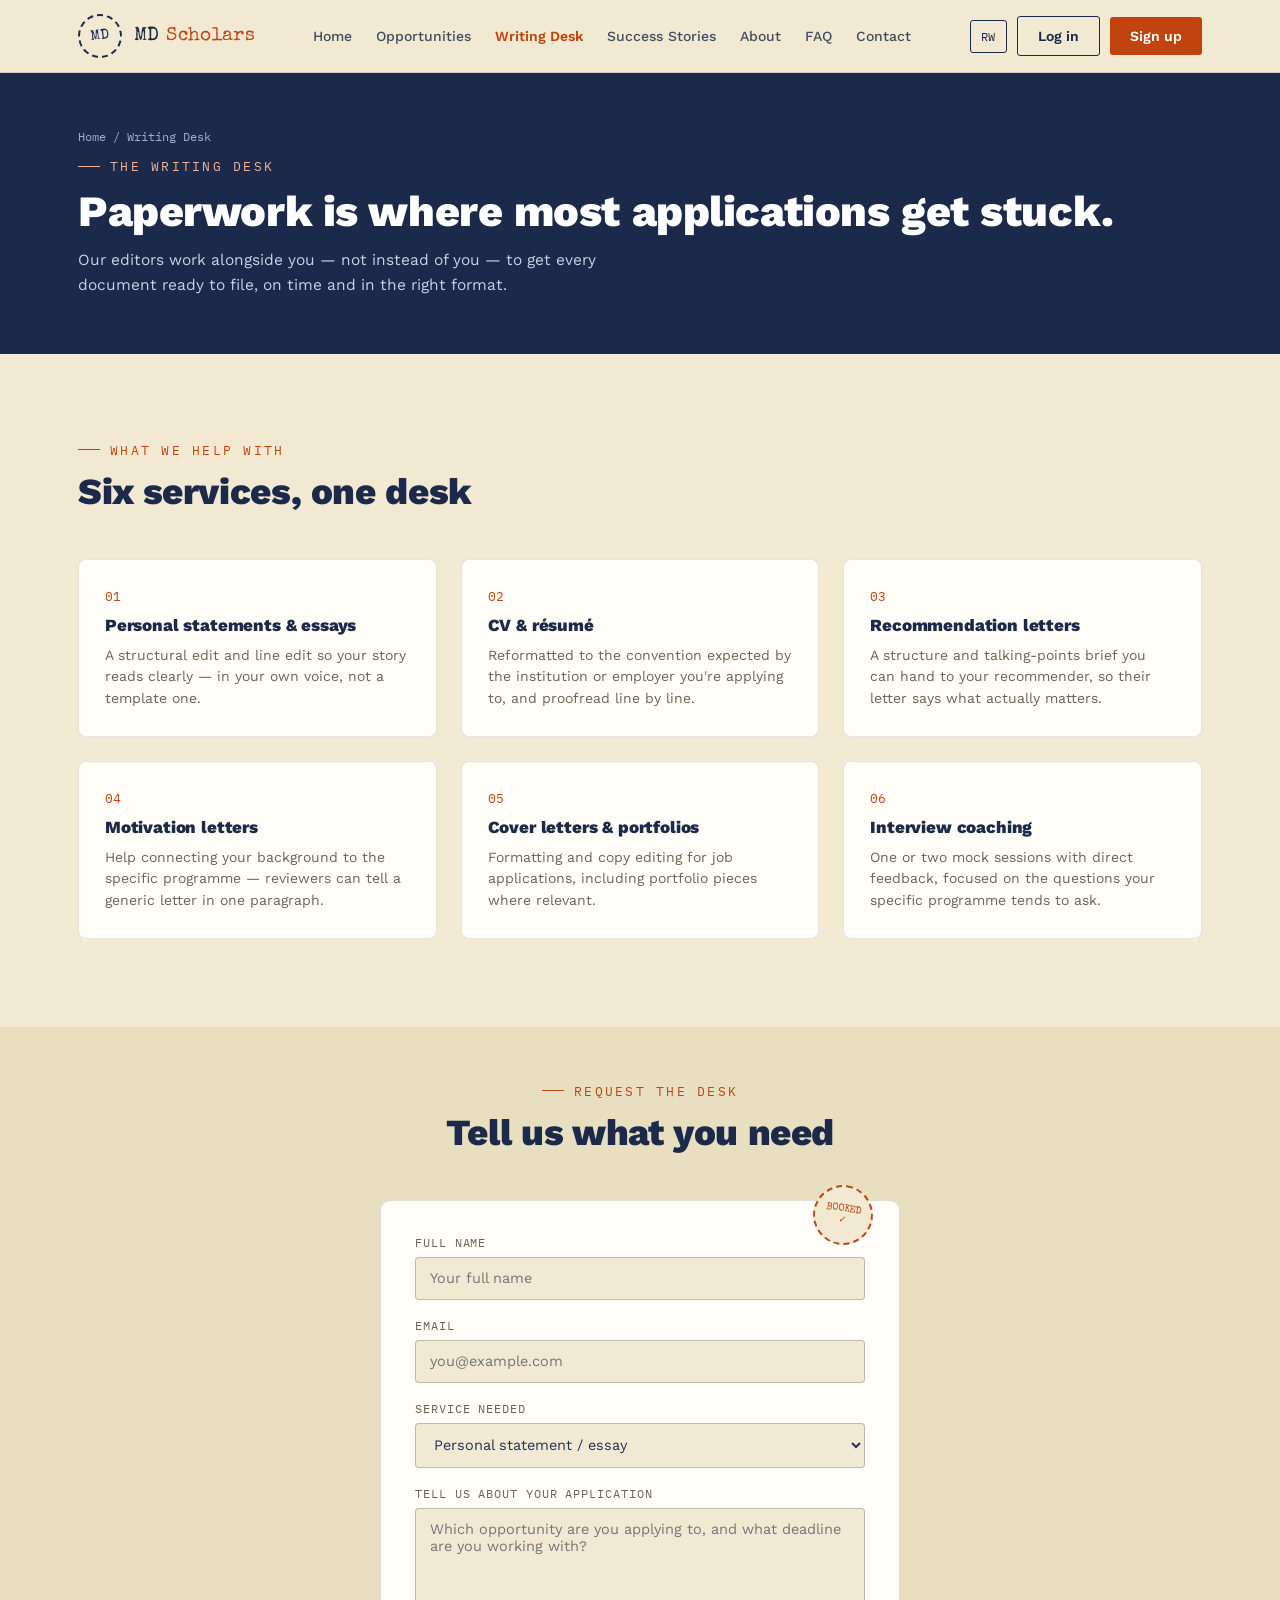
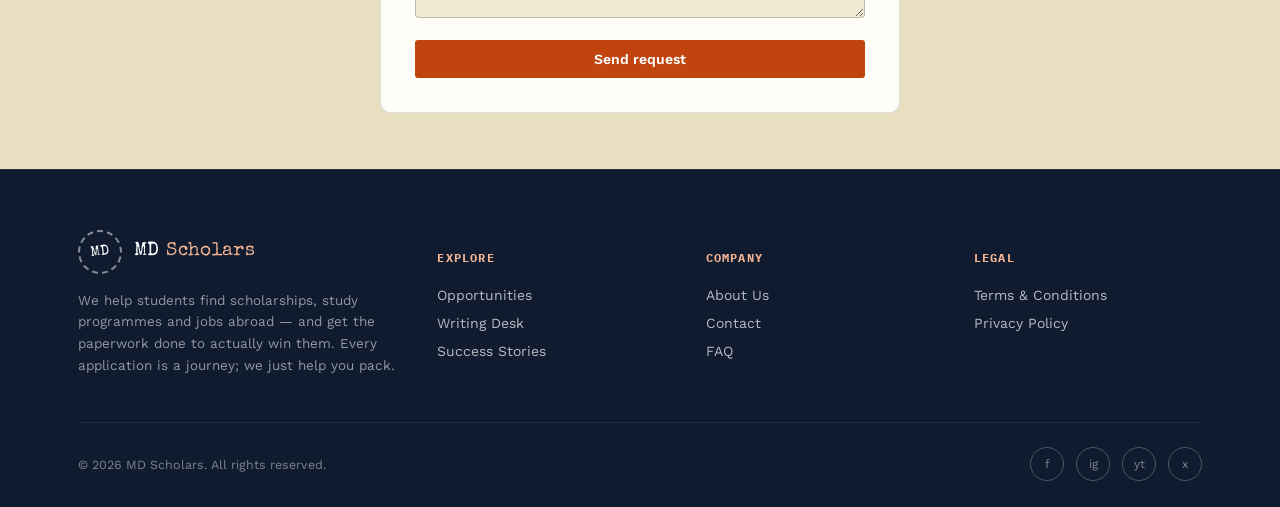
<file: writing-desk.html>
<!DOCTYPE html>
<html lang="en">
<head>
<meta charset="UTF-8">
<meta name="viewport" content="width=device-width, initial-scale=1.0">
<title>The Writing Desk — MD Scholars</title>
<meta name="description" content="Editing and coaching services from MD Scholars: personal statements, CVs, recommendation letters, motivation letters, cover letters and interview coaching.">
<link rel="icon" href="assets/images/favicon.svg" type="image/svg+xml">
<link rel="preconnect" href="https://fonts.googleapis.com">
<link rel="preconnect" href="https://fonts.gstatic.com" crossorigin>
<link href="https://fonts.googleapis.com/css2?family=Special+Elite&family=IBM+Plex+Mono:wght@400;500;600&family=Work+Sans:wght@400;500;600;700;800&display=swap" rel="stylesheet">
<link rel="stylesheet" href="css/styles.css">
</head>
<body>

<header class="site">
  <div class="nav">
    <div class="brand">
      <div class="postmark">MD</div>
      <div class="brand-name">MD <span>Scholars</span></div>
    </div>
    <nav class="links">
      <a href="index.html" data-i18n-en="Home" data-i18n-rw="Ahabanza">Home</a>
      <a href="opportunities.html" data-i18n-en="Opportunities" data-i18n-rw="Amahirwe">Opportunities</a>
      <a href="writing-desk.html" class="active" data-i18n-en="Writing Desk" data-i18n-rw="Ubufasha bwo Kwandika">Writing Desk</a>
      <a href="success-stories.html" data-i18n-en="Success Stories" data-i18n-rw="Inkuru z'Intsinzi">Success Stories</a>
      <a href="about.html" data-i18n-en="About" data-i18n-rw="Abo Turibo">About</a>
      <a href="faq.html" data-i18n-en="FAQ" data-i18n-rw="Ibibazo">FAQ</a>
      <a href="contact.html" data-i18n-en="Contact" data-i18n-rw="Twandikire">Contact</a>
    </nav>
    <div class="navbtns">
      <button class="lang-toggle" type="button" aria-label="Switch language"><span class="lang-label">RW</span></button>
      <span data-auth-slot style="display:flex; gap:10px; align-items:center;">
        <a class="btn btn-outline" href="login.html" data-i18n-en="Log in" data-i18n-rw="Injira">Log in</a>
        <a class="btn btn-solid" href="signup.html" data-i18n-en="Sign up" data-i18n-rw="Iyandikishe">Sign up</a>
      </span>
    </div>
    <button class="menu-toggle" aria-label="Menu" aria-expanded="false"><span></span><span></span><span></span></button>
  </div>
</header>

<section class="page-hero">
  <div class="wrap">
    <p class="breadcrumb"><a href="index.html">Home</a> / Writing Desk</p>
    <p class="eyebrow on-dark">The writing desk</p>
    <h1>Paperwork is where most applications get stuck.</h1>
    <p class="lead">Our editors work alongside you — not instead of you — to get every document ready to file, on time and in the right format.</p>
  </div>
</section>

<section>
  <div class="wrap">
    <div class="sec-head reveal">
      <p class="eyebrow">What we help with</p>
      <h2>Six services, one desk</h2>
    </div>
    <div class="service-grid">
      <div class="service-card reveal"><span class="n">01</span><h3>Personal statements &amp; essays</h3><p>A structural edit and line edit so your story reads clearly — in your own voice, not a template one.</p></div>
      <div class="service-card reveal"><span class="n">02</span><h3>CV &amp; résumé</h3><p>Reformatted to the convention expected by the institution or employer you're applying to, and proofread line by line.</p></div>
      <div class="service-card reveal"><span class="n">03</span><h3>Recommendation letters</h3><p>A structure and talking-points brief you can hand to your recommender, so their letter says what actually matters.</p></div>
      <div class="service-card reveal"><span class="n">04</span><h3>Motivation letters</h3><p>Help connecting your background to the specific programme — reviewers can tell a generic letter in one paragraph.</p></div>
      <div class="service-card reveal"><span class="n">05</span><h3>Cover letters &amp; portfolios</h3><p>Formatting and copy editing for job applications, including portfolio pieces where relevant.</p></div>
      <div class="service-card reveal"><span class="n">06</span><h3>Interview coaching</h3><p>One or two mock sessions with direct feedback, focused on the questions your specific programme tends to ask.</p></div>
    </div>
  </div>
</section>

<section class="tight" style="background:var(--paper-2);">
  <div class="wrap">
    <div class="sec-head center reveal">
      <p class="eyebrow center">Request the desk</p>
      <h2>Tell us what you need</h2>
    </div>
    <div class="form-card reveal">
      <div class="stamp-corner">BOOKED<br>✓</div>
      <form id="contact-form" novalidate>
        <div class="field">
          <label for="wd-name">Full name</label>
          <input id="wd-name" name="name" type="text" placeholder="Your full name">
        </div>
        <div class="field">
          <label for="wd-email">Email</label>
          <input id="wd-email" name="email" type="email" placeholder="you@example.com">
        </div>
        <div class="field">
          <label for="wd-service">Service needed</label>
          <select id="wd-service" name="service">
            <option>Personal statement / essay</option>
            <option>CV / résumé</option>
            <option>Recommendation letter brief</option>
            <option>Motivation letter</option>
            <option>Cover letter / portfolio</option>
            <option>Interview coaching</option>
          </select>
        </div>
        <div class="field">
          <label for="wd-message">Tell us about your application</label>
          <textarea id="wd-message" name="message" placeholder="Which opportunity are you applying to, and what deadline are you working with?"></textarea>
        </div>
        <button class="btn btn-solid btn-block" type="submit">Send request</button>
      </form>
    </div>
  </div>
</section>

<footer>
  <div class="wrap">
    <div class="foot-grid">
      <div class="foot-brand">
        <div class="brand">
          <div class="postmark">MD</div>
          <div class="brand-name">MD <span style="color:#F1B392;">Scholars</span></div>
        </div>
        <p>We help students find scholarships, study programmes and jobs abroad — and get the paperwork done to actually win them. Every application is a journey; we just help you pack.</p>
      </div>
      <div class="foot-col">
        <h5>Explore</h5>
        <a href="opportunities.html">Opportunities</a>
        <a href="writing-desk.html">Writing Desk</a>
        <a href="success-stories.html">Success Stories</a>
      </div>
      <div class="foot-col">
        <h5>Company</h5>
        <a href="about.html">About Us</a>
        <a href="contact.html">Contact</a>
        <a href="faq.html">FAQ</a>
      </div>
      <div class="foot-col">
        <h5>Legal</h5>
        <a href="terms.html">Terms &amp; Conditions</a>
        <a href="privacy.html">Privacy Policy</a>
      </div>
    </div>
    <div class="foot-bottom">
      <span>© <span data-year>2026</span> MD Scholars. All rights reserved.</span>
      <div class="socials" aria-label="Social links">
        <a href="#" aria-label="Facebook">f</a>
        <a href="#" aria-label="Instagram">ig</a>
        <a href="#" aria-label="YouTube">yt</a>
        <a href="#" aria-label="X">x</a>
      </div>
    </div>
  </div>
</footer>

<script src="js/data.js"></script>
<script src="js/main.js"></script>
</body>
</html>
</file>
<file: css/styles.css>
/* ==========================================================
   MD Scholars — shared stylesheet
   Design concept: travel documents — boarding passes, visa
   stamps, postmarks, carbon-copy receipts.
   ========================================================== */

:root{
  --ink: #1B2A4A;
  --ink-deep: #101B30;
  --paper: #F1E9D2;
  --paper-2: #E8DEC0;
  --card: #FFFDF7;
  --stamp: #C1440E;
  --teal: #2F6F5E;
  --line: #8A8267;
  --ink-text: #24314F;
  --muted: #6B6455;
  --good: #2F6F5E;
  --bad: #B23A2E;
}

*{ box-sizing: border-box; }
html{ scroll-behavior: smooth; }
body{
  margin:0;
  background: var(--paper);
  color: var(--ink-text);
  font-family: 'Work Sans', sans-serif;
  -webkit-font-smoothing: antialiased;
}
h1,h2,h3,h4{ margin:0; font-weight: 800; letter-spacing: -0.01em; }
p{ margin:0; }
a{ color: inherit; text-decoration: none; }
ul{ list-style:none; margin:0; padding:0; }
.stamp-font{ font-family: 'Special Elite', cursive; }
.mono{ font-family: 'IBM Plex Mono', monospace; }
img{ max-width:100%; display:block; }
button{ font-family:inherit; }

.wrap{ max-width: 1180px; margin: 0 auto; padding: 0 28px; }
.wrap-narrow{ max-width: 780px; margin: 0 auto; padding: 0 28px; }

.eyebrow{
  font-family: 'IBM Plex Mono', monospace;
  font-size: 12.5px;
  letter-spacing: .18em;
  text-transform: uppercase;
  color: var(--stamp);
  display:flex; align-items:center; gap:10px;
}
.eyebrow::before{ content:""; width:22px; height:1px; background: var(--stamp); display:inline-block; }
.eyebrow.center{ justify-content:center; }
.eyebrow.on-dark{ color:#F1B392; }
.eyebrow.on-dark::before{ background:#F1B392; }

/* ============ NAV ============ */
header.site{
  position: sticky; top:0; z-index: 50;
  background: rgba(241,233,210,0.92);
  backdrop-filter: blur(6px);
  border-bottom: 1px solid rgba(27,42,74,0.15);
}
.nav{
  display:flex; align-items:center; justify-content:space-between;
  padding: 14px 28px; max-width: 1180px; margin: 0 auto;
  position:relative;
}
.brand{ display:flex; align-items:center; gap:12px; }
.postmark{
  width:44px; height:44px; border-radius:50%;
  border: 2px dashed var(--ink);
  display:flex; align-items:center; justify-content:center;
  font-family:'Special Elite', cursive; font-size:14px; color: var(--ink);
  transform: rotate(-8deg);
  flex-shrink:0;
}
.brand-name{ font-family:'Special Elite', cursive; font-size: 19px; color: var(--ink); letter-spacing:.02em; }
.brand-name span{ color: var(--stamp); }
nav.links{ display:flex; align-items:center; gap: 24px; }
nav.links a{
  font-size: 14px; font-weight:500; color: var(--ink-text); opacity:.85;
  position:relative; padding: 4px 0; white-space:nowrap;
}
nav.links a:hover, nav.links a.active{ opacity:1; }
nav.links a.active{ color: var(--stamp); font-weight:600; }
.btn{
  display:inline-flex; align-items:center; gap:8px;
  padding: 11px 20px; border-radius: 3px;
  font-weight:600; font-size:14px; cursor:pointer; border:none;
  transition: transform .15s ease, box-shadow .15s ease;
}
.btn-solid{ background: var(--stamp); color: #fff; }
.btn-solid:hover{ transform: translateY(-2px); box-shadow: 0 6px 16px rgba(193,68,14,0.35); }
.btn-outline{ background:transparent; border:1.5px solid var(--ink); color: var(--ink); }
.btn-outline:hover{ background: var(--ink); color:#fff; }
.btn-teal{ background: var(--teal); color:#fff; }
.btn-teal:hover{ transform: translateY(-2px); box-shadow: 0 6px 16px rgba(47,111,94,0.35); }
.btn-block{ width:100%; justify-content:center; }
.btn[disabled]{ opacity:.55; cursor:not-allowed; transform:none !important; box-shadow:none !important; }
.navbtns{ display:flex; gap:10px; align-items:center; }
.lang-toggle{
  font-family:'IBM Plex Mono', monospace; font-size:12px; letter-spacing:.05em;
  border:1px solid var(--ink); border-radius:3px; background:transparent; color:var(--ink);
  padding:8px 10px; cursor:pointer; display:flex; gap:6px;
}
.lang-toggle:hover{ background: var(--ink); color:#fff; }
.menu-toggle{ display:none; background:none; border:none; cursor:pointer; padding:6px; }
.menu-toggle span{ display:block; width:26px; height:2px; background:var(--ink); margin:5px 0; }

/* ============ PAGE HERO (inner pages) ============ */
.page-hero{ background: var(--ink); color:#fff; padding: 56px 0; }
.page-hero h1{ color:#fff; font-size: clamp(1.9rem, 3.6vw, 2.7rem); margin: 12px 0 12px; }
.page-hero p.lead{ color:#C9D2E4; max-width: 60ch; font-size:15.5px; line-height:1.6; }
.breadcrumb{ font-family:'IBM Plex Mono', monospace; font-size:12px; color:#9FB0CC; margin-bottom:14px; }
.breadcrumb a:hover{ color:#fff; }

/* ============ HERO (home) ============ */
.hero{ background: var(--ink); color: #fff; padding: 64px 0 0; position:relative; overflow:hidden; }
.hero .wrap{ display:grid; grid-template-columns: 1.1fr .9fr; gap: 56px; align-items:center; padding-bottom: 70px;}
.hero h1{ font-size: clamp(2.4rem, 4.4vw, 3.6rem); line-height: 1.05; color:#fff; margin: 18px 0 20px; }
.hero h1 em{ font-style:normal; color: #F1B392; }
.hero p.lead{ font-size: 17px; line-height:1.6; color: #C9D2E4; max-width: 46ch; margin-bottom: 30px; }
.hero .ctas{ display:flex; gap:14px; flex-wrap:wrap; }
.hero .btn-outline{ border-color: rgba(255,255,255,0.5); color:#fff; }
.hero .btn-outline:hover{ background:#fff; color:var(--ink); }

.ticket{
  background: var(--card); color: var(--ink-text); border-radius: 10px; position: relative;
  box-shadow: 0 30px 60px rgba(0,0,0,0.35); display:grid; grid-template-columns: 1fr 108px;
  transform: rotate(2deg);
}
.ticket-main{ padding: 26px 24px; }
.ticket-stub{
  background: var(--ink); color:#fff; padding: 24px 14px;
  display:flex; flex-direction:column; align-items:center; justify-content:space-between;
  border-left: 2px dashed rgba(255,255,255,0.35); position:relative;
}
.ticket-stub .vert{ writing-mode: vertical-rl; font-family:'IBM Plex Mono', monospace; font-size: 11px; letter-spacing:.15em; text-transform:uppercase; color: rgba(255,255,255,0.7); }
.ticket-row{ display:flex; justify-content:space-between; gap: 14px; margin-bottom: 16px; }
.ticket-field .k{ font-family:'IBM Plex Mono', monospace; font-size: 10.5px; letter-spacing:.12em; text-transform:uppercase; color: var(--muted); margin-bottom:4px; }
.ticket-field .v{ font-weight:700; font-size: 14.5px; color: var(--ink); }
.ticket-title{ font-family:'Special Elite', cursive; font-size: 15px; color: var(--stamp); margin: 4px 0 2px; }
.ticket hr{ border:none; border-top: 1px dashed var(--line); margin: 14px 0; }
.ticket-barcode{ height: 34px; background: repeating-linear-gradient(90deg, var(--ink) 0 2px, transparent 2px 5px, var(--ink) 5px 6px, transparent 6px 10px); opacity:.85; border-radius:2px; }
.stub-code{ font-family:'Special Elite', cursive; font-size: 28px; }
.flight-path{ position:absolute; inset:0; overflow:hidden; pointer-events:none; opacity:.15;}
.flight-path svg{ width:100%; height:100%; }

/* ============ STAT STRIP ============ */
.stats{ background: var(--paper-2); border-bottom: 1px solid rgba(27,42,74,0.12); border-top: 1px solid rgba(27,42,74,0.12); }
.stats .wrap{ display:grid; grid-template-columns: repeat(4,1fr); gap: 20px; padding: 30px 28px; }
.stat{ text-align:center; }
.stat .num{ font-family:'Special Elite', cursive; font-size: 30px; color: var(--ink); }
.stat .lbl{ font-family:'IBM Plex Mono', monospace; font-size: 11px; letter-spacing:.1em; text-transform:uppercase; color: var(--muted); margin-top: 4px; }

/* ============ SECTIONS ============ */
section{ padding: 88px 0; }
section.tight{ padding: 56px 0; }
.sec-head{ max-width: 640px; margin-bottom: 46px; }
.sec-head.center{ margin-left:auto; margin-right:auto; text-align:center; }
.sec-head h2{ font-size: clamp(1.7rem,3vw,2.3rem); margin-top: 12px; color: var(--ink); }

/* ============ OPPORTUNITIES ============ */
.filter-bar{
  display:flex; gap:14px; flex-wrap:wrap; align-items:center;
  background: var(--card); border: 1px solid rgba(27,42,74,0.15); border-radius: 8px;
  padding: 16px 18px; margin-bottom: 34px;
}
.filter-bar input[type="search"]{
  flex: 1 1 220px; padding: 11px 14px; border-radius:4px; border:1px solid rgba(27,42,74,0.25);
  font-family:'Work Sans', sans-serif; font-size:14px; background: var(--paper); color: var(--ink-text);
}
.filter-bar select{
  padding: 11px 12px; border-radius:4px; border:1px solid rgba(27,42,74,0.25);
  font-family:'IBM Plex Mono', monospace; font-size:13px; background: var(--paper); color: var(--ink-text);
}
.filter-count{ font-family:'IBM Plex Mono', monospace; font-size:12.5px; color: var(--muted); margin-bottom:20px; }

.board{ display:grid; grid-template-columns: repeat(3, 1fr); gap: 26px; }
.opp-card{
  background: var(--card); border-radius: 8px; overflow:hidden; border: 1px solid rgba(27,42,74,0.12);
  display:flex; flex-direction:column; transition: transform .25s ease, box-shadow .25s ease;
}
.opp-card:hover{ transform: translateY(-6px); box-shadow: 0 18px 34px rgba(27,42,74,0.16); }
.opp-top{ display:flex; justify-content:space-between; align-items:center; padding: 16px 18px; border-bottom: 1px dashed var(--line); }
.opp-code{ font-family:'IBM Plex Mono', monospace; font-weight:600; font-size:13px; color:var(--ink); background: var(--paper-2); padding:4px 9px; border-radius:3px; letter-spacing:.06em; }
.opp-tag{ font-family:'IBM Plex Mono', monospace; font-size:11px; text-transform:uppercase; letter-spacing:.08em; color: var(--teal); }
.opp-body{ padding: 18px; flex:1; display:flex; flex-direction:column; }
.opp-body h3{ font-size:17px; line-height:1.3; margin-bottom:10px; color:var(--ink); }
.opp-body p{ font-size:14px; color:var(--muted); line-height:1.55; margin-bottom:18px; }
.opp-foot{ margin-top:auto; display:flex; justify-content:space-between; align-items:center; padding-top:14px; border-top:1px dashed var(--line); gap:10px; }
.opp-deadline{ font-family:'IBM Plex Mono', monospace; font-size:12px; color:var(--stamp); }
.opp-link{ font-size:13px; font-weight:600; color:var(--ink); white-space:nowrap; }
.opp-link::after{ content:" →"; }
.board-cta{ text-align:center; margin-top: 44px; }
.empty-state{ text-align:center; padding: 60px 20px; color: var(--muted); font-family:'IBM Plex Mono', monospace; font-size:14px; border: 1px dashed var(--line); border-radius:8px; background: var(--card); }

/* ============ DETAIL PAGE ============ */
.detail-wrap{ display:grid; grid-template-columns: 1.5fr 1fr; gap: 46px; align-items:start; }
.detail-card{ background: var(--card); border:1px solid rgba(27,42,74,0.15); border-radius:10px; padding: 30px; }
.detail-card h1{ font-size: clamp(1.5rem,2.6vw,2rem); color: var(--ink); margin: 8px 0 16px; }
.detail-meta{ display:flex; gap:10px; flex-wrap:wrap; margin-bottom:20px; }
.badge{ font-family:'IBM Plex Mono', monospace; font-size:11.5px; padding:5px 10px; border-radius:3px; letter-spacing:.05em; text-transform:uppercase; }
.badge.country{ background: var(--paper-2); color: var(--ink); }
.badge.tag{ background: rgba(47,111,94,0.12); color: var(--teal); }
.badge.deadline{ background: rgba(193,68,14,0.1); color: var(--stamp); }
.detail-card p.desc{ font-size:15px; line-height:1.7; color: var(--ink-text); margin-bottom: 22px; }
.detail-card h3{ font-size:15px; color:var(--ink); margin-bottom:12px; }
.req-list{ margin-bottom: 26px; }
.req-list li{ display:flex; gap:10px; font-size:14px; padding:8px 0; border-bottom:1px dashed var(--line); }
.req-list li::before{ content:"✓"; color: var(--teal); font-weight:700; }
.side-ticket{ position:sticky; top: 96px; }

/* ============ WRITING DESK ============ */
.desk{ background: var(--ink); color:#fff; }
.desk .wrap{ display:grid; grid-template-columns: 1fr 1fr; gap: 56px; align-items:center; }
.desk h2{ color:#fff; font-size: clamp(1.7rem,3vw,2.3rem); margin: 12px 0 18px; }
.desk p.lead{ color:#C9D2E4; line-height:1.6; margin-bottom: 26px; max-width: 48ch; }
.service-list li{ display:flex; align-items:baseline; gap:12px; padding: 10px 0; border-bottom:1px solid rgba(255,255,255,0.12); font-size:15px; }
.service-list li .n{ font-family:'IBM Plex Mono', monospace; color:#F1B392; font-size:13px; }
.receipt{
  background: var(--card); color: var(--ink-text); border-radius: 6px; padding: 26px 26px 22px;
  box-shadow: 0 24px 50px rgba(0,0,0,0.35); font-family:'IBM Plex Mono', monospace; transform: rotate(-1.5deg);
}
.receipt h4{ font-family:'Special Elite', cursive; font-size:16px; text-align:center; margin-bottom:16px; color:var(--ink); }
.receipt .line{ display:flex; justify-content:space-between; font-size:13px; padding:7px 0; border-bottom: 1px dashed var(--line); }
.receipt .total{ display:flex; justify-content:space-between; font-size:14px; padding-top:14px; margin-top:6px; font-weight:600; color:var(--stamp); }

/* Service cards grid (writing-desk page) */
.service-grid{ display:grid; grid-template-columns: repeat(3,1fr); gap:24px; }
.service-card{ background: var(--card); border:1px solid rgba(27,42,74,0.12); border-radius:8px; padding:26px; }
.service-card .n{ font-family:'IBM Plex Mono', monospace; color: var(--stamp); font-size:13px; }
.service-card h3{ font-size:17px; color:var(--ink); margin: 10px 0 10px; }
.service-card p{ font-size:14px; color: var(--muted); line-height:1.55; }

/* ============ SUCCESS STORIES ============ */
.story-grid{ display:grid; grid-template-columns: repeat(3,1fr); gap: 26px; }
.story-card{ background: var(--card); border: 1px solid rgba(27,42,74,0.12); border-radius: 8px; padding: 26px 22px; position:relative; }
.visa-stamp{
  position:absolute; top:18px; right:18px; width:58px; height:58px; border-radius:50%;
  border: 2px solid var(--teal); color: var(--teal); display:flex; align-items:center; justify-content:center;
  text-align:center; font-family:'Special Elite', cursive; font-size: 10px; line-height:1.15; letter-spacing:.03em;
  transform: rotate(12deg); opacity:.85;
}
.story-quote{ font-size: 14.5px; line-height:1.6; color: var(--ink-text); margin: 8px 0 22px; padding-right: 50px;}
.story-who{ display:flex; align-items:center; gap:12px; border-top:1px dashed var(--line); padding-top:14px; }
.story-avatar{ width:38px; height:38px; border-radius:50%; background:var(--ink); color:#fff; display:flex; align-items:center; justify-content:center; font-weight:700; font-size:14px; flex-shrink:0; }
.story-name{ font-weight:700; font-size:14px; color:var(--ink); }
.story-dest{ font-size:12.5px; color: var(--muted); }

/* ============ CTA DEPARTURES / NEWSLETTER ============ */
.departures{ background: var(--ink-deep); color:#fff; }
.board-frame{
  border: 1px solid rgba(255,255,255,0.18); border-radius: 8px; padding: 40px;
  display:flex; align-items:center; justify-content:space-between; gap: 30px; flex-wrap:wrap;
}
.board-frame h2{ color:#fff; font-size: clamp(1.5rem,2.6vw,2rem); max-width: 26ch; }
.subscribe{ display:flex; gap:10px; flex-wrap:wrap; align-items:flex-start; }
.subscribe input{
  font-family:'IBM Plex Mono', monospace; padding: 13px 16px; border-radius:3px; border:1px solid rgba(255,255,255,0.25);
  background: rgba(255,255,255,0.06); color:#fff; font-size:14px; min-width:240px;
}
.subscribe input::placeholder{ color: rgba(255,255,255,0.45); }
.form-msg{ font-family:'IBM Plex Mono', monospace; font-size:13px; margin-top:10px; display:none; }
.form-msg.show{ display:block; }
.form-msg.ok{ color:#8FD6BE; }
.form-msg.err{ color:#F0A99A; }

/* ============ GENERIC FORM CARD (contact / login / signup) ============ */
.form-card{
  background: var(--card); border:1px solid rgba(27,42,74,0.15); border-radius:10px; padding: 34px;
  max-width: 520px; margin: 0 auto; position:relative;
}
.form-card .stamp-corner{
  position:absolute; top:-16px; right:26px; width:60px; height:60px; border-radius:50%;
  border:2px dashed var(--stamp); color:var(--stamp); display:flex; align-items:center; justify-content:center;
  font-family:'Special Elite', cursive; font-size:10px; text-align:center; line-height:1.2; background:var(--paper);
  transform:rotate(8deg);
}
.field{ margin-bottom: 18px; }
.field label{ display:block; font-family:'IBM Plex Mono', monospace; font-size:11.5px; letter-spacing:.08em; text-transform:uppercase; color: var(--muted); margin-bottom:7px; }
.field input, .field textarea, .field select{
  width:100%; padding: 12px 14px; border-radius:4px; border:1px solid rgba(27,42,74,0.25);
  font-family:'Work Sans', sans-serif; font-size:14.5px; background: var(--paper); color: var(--ink-text);
}
.field textarea{ resize:vertical; min-height:110px; }
.field-error{ font-family:'IBM Plex Mono', monospace; font-size:12px; color: var(--bad); margin-top:6px; display:none; }
.field.invalid input, .field.invalid textarea, .field.invalid select{ border-color: var(--bad); }
.field.invalid .field-error{ display:block; }
.form-row-2{ display:grid; grid-template-columns:1fr 1fr; gap:14px; }
.form-foot-link{ text-align:center; font-size:13.5px; color: var(--muted); margin-top:18px; }
.form-foot-link a{ color: var(--stamp); font-weight:600; }
.check-row{ display:flex; align-items:flex-start; gap:10px; font-size:13px; color:var(--muted); margin-bottom:18px; }
.check-row input{ margin-top:3px; }

/* ============ FAQ ACCORDION ============ */
.accordion{ border-top:1px solid rgba(27,42,74,0.15); }
.acc-item{ border-bottom: 1px solid rgba(27,42,74,0.15); }
.acc-q{
  width:100%; text-align:left; background:none; border:none; cursor:pointer;
  display:flex; justify-content:space-between; align-items:center; gap:16px;
  padding: 20px 4px; font-size:15.5px; font-weight:600; color: var(--ink);
}
.acc-q .mark{ font-family:'IBM Plex Mono', monospace; color: var(--stamp); font-size:18px; flex-shrink:0; transition: transform .2s ease; }
.acc-item.open .acc-q .mark{ transform: rotate(45deg); }
.acc-a{ max-height:0; overflow:hidden; transition: max-height .25s ease; }
.acc-a-inner{ padding: 0 4px 20px; font-size:14.5px; line-height:1.6; color: var(--muted); }

/* ============ ABOUT PAGE ============ */
.timeline{ position:relative; padding-left: 28px; border-left: 2px dashed var(--line); }
.tl-item{ margin-bottom: 30px; position:relative; }
.tl-item::before{ content:""; position:absolute; left:-35px; top:2px; width:12px; height:12px; border-radius:50%; background: var(--stamp); }
.tl-year{ font-family:'IBM Plex Mono', monospace; color: var(--stamp); font-size:13px; margin-bottom:4px; }
.tl-item h3{ font-size:16px; color: var(--ink); margin-bottom:6px; }
.tl-item p{ font-size:14px; color: var(--muted); line-height:1.55; }

.crew-grid{ display:grid; grid-template-columns: repeat(4,1fr); gap:22px; }
.crew-card{ text-align:center; }
.crew-photo{
  width:100%; aspect-ratio:1; border-radius:50%; background: var(--ink); color:#fff; display:flex;
  align-items:center; justify-content:center; font-family:'Special Elite',cursive; font-size:26px; margin-bottom:14px;
}
.crew-name{ font-weight:700; font-size:14.5px; color:var(--ink); }
.crew-role{ font-size:12.5px; color:var(--muted); }

/* ============ LEGAL / DOCUMENT PAGES ============ */
.doc-page{ background: var(--card); border:1px solid rgba(27,42,74,0.15); border-radius:10px; padding: 40px; }
.doc-page h2{ font-size:19px; color:var(--ink); margin: 28px 0 12px; }
.doc-page h2:first-child{ margin-top:0; }
.doc-page p, .doc-page li{ font-size:14.5px; line-height:1.7; color: var(--ink-text); margin-bottom: 12px; }
.doc-page ul{ padding-left: 20px; list-style:disc; }
.doc-updated{ font-family:'IBM Plex Mono', monospace; font-size:12.5px; color: var(--muted); margin-bottom: 30px; display:block; }

/* ============ FOOTER ============ */
footer{ background: var(--ink-deep); color: rgba(255,255,255,0.75); padding: 60px 0 26px; border-top: 1px solid rgba(255,255,255,0.08); }
.foot-grid{ display:grid; grid-template-columns: 1.4fr 1fr 1fr 1fr; gap: 40px; margin-bottom: 46px; }
.foot-brand .brand-name{ color:#fff; }
.foot-brand .postmark{ border-color: rgba(255,255,255,0.5); color:#fff; }
.foot-brand p{ font-size: 13.5px; line-height:1.6; margin-top: 16px; color: rgba(255,255,255,0.55); max-width: 40ch; }
.foot-col h5{ font-family:'IBM Plex Mono', monospace; font-size:12px; letter-spacing:.1em; text-transform:uppercase; color:#F1B392; margin-bottom:16px; }
.foot-col a{ display:block; font-size:14px; padding: 6px 0; color: rgba(255,255,255,0.7); }
.foot-col a:hover{ color:#fff; }
.foot-bottom{ display:flex; justify-content:space-between; align-items:center; flex-wrap:wrap; gap:14px; padding-top:24px; border-top:1px solid rgba(255,255,255,0.08); font-size:12.5px; color: rgba(255,255,255,0.45); }
.socials{ display:flex; gap:12px; }
.socials a{ width:34px; height:34px; border-radius:50%; border:1px solid rgba(255,255,255,0.25); display:flex; align-items:center; justify-content:center; font-size:12px;}
.socials a:hover{ background:#fff; color:var(--ink); }

/* ============ TOAST (mock auth / actions) ============ */
.toast{
  position: fixed; bottom: 26px; right: 26px; z-index: 200;
  background: var(--ink); color:#fff; padding: 14px 20px; border-radius: 6px;
  font-family:'IBM Plex Mono', monospace; font-size:13.5px; box-shadow: 0 12px 30px rgba(0,0,0,0.3);
  transform: translateY(20px); opacity:0; pointer-events:none; transition: transform .25s ease, opacity .25s ease;
  max-width: 320px; border-left: 4px solid var(--teal);
}
.toast.show{ transform: translateY(0); opacity:1; }
.toast.err{ border-left-color: var(--bad); }

/* ============ REVEAL ANIM ============ */
.reveal{ opacity:0; transform: translateY(16px) scale(.99); transition: opacity .6s ease, transform .6s ease; }
.reveal.in{ opacity:1; transform: translateY(0) scale(1); }

@media (prefers-reduced-motion: reduce){
  html{ scroll-behavior:auto; }
  .reveal{ transition:none; opacity:1; transform:none; }
}

/* ============ RESPONSIVE ============ */
@media (max-width: 980px){
  .hero .wrap{ grid-template-columns: 1fr; }
  .board, .story-grid, .service-grid, .crew-grid{ grid-template-columns: repeat(2,1fr); }
  .desk .wrap, .detail-wrap{ grid-template-columns: 1fr; }
  .foot-grid{ grid-template-columns: 1fr 1fr; }
  .stats .wrap{ grid-template-columns: repeat(2,1fr); }
  .side-ticket{ position:static; }
}
@media (max-width: 680px){
  nav.links{ display:none; }
  .navbtns .btn-outline{ display:none; }
  .menu-toggle{ display:block; }
  nav.links.open{
    display:flex; flex-direction:column; align-items:flex-start; gap:4px;
    position:absolute; top:64px; left:0; right:0; background:var(--paper);
    padding:10px 28px 18px; border-bottom:1px solid rgba(27,42,74,0.15);
  }
  nav.links.open a{ padding: 10px 0; width:100%; }
  .board, .story-grid, .service-grid, .crew-grid{ grid-template-columns: 1fr; }
  .foot-grid{ grid-template-columns: 1fr; }
  .ticket{ grid-template-columns: 1fr; transform:none; }
  .ticket-stub{ flex-direction:row; border-left:none; border-top: 2px dashed rgba(255,255,255,0.35); }
  .ticket-stub .vert{ writing-mode: horizontal-tb; }
  .board-frame{ flex-direction:column; align-items:flex-start; }
  .form-row-2{ grid-template-columns:1fr; }
}

a:focus-visible, button:focus-visible, input:focus-visible, select:focus-visible, textarea:focus-visible{
  outline: 3px solid var(--teal); outline-offset: 2px;
}
</file>
